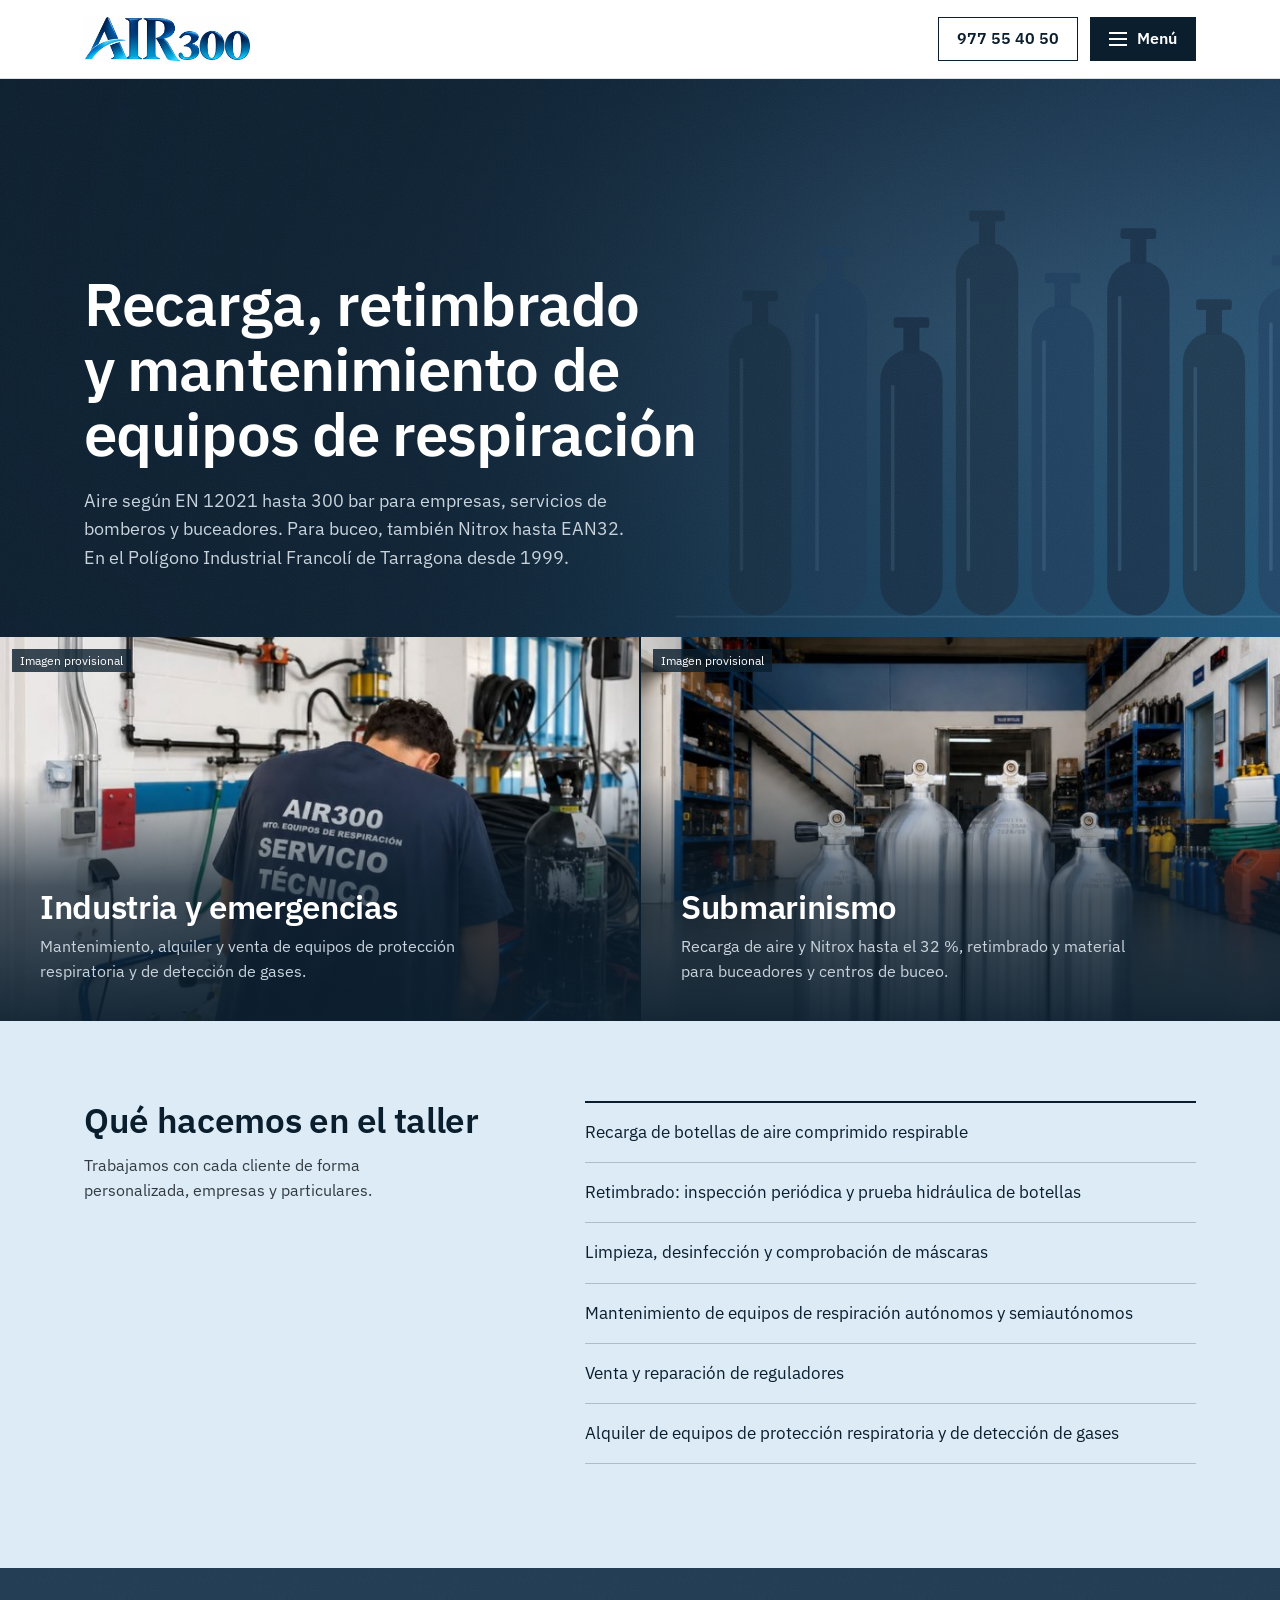
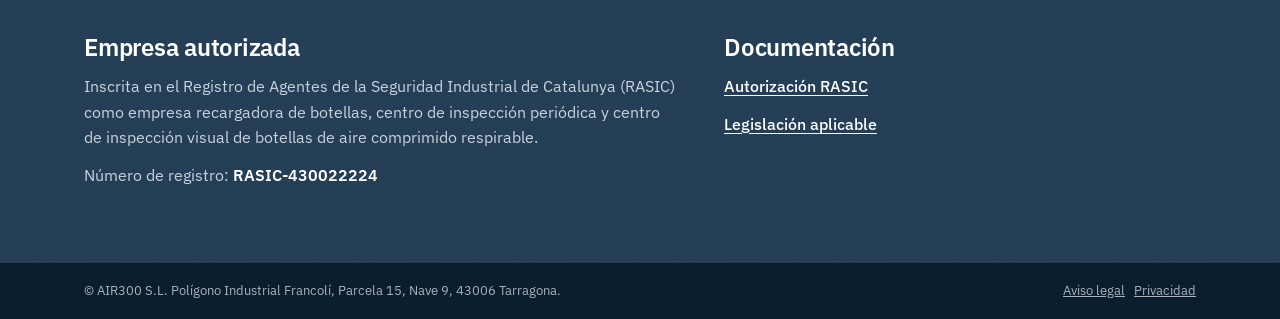
<file: index.html>
<!doctype html>
<html lang="es">
<head>
<meta charset="utf-8">
<meta name="viewport" content="width=device-width, initial-scale=1">
<meta name="robots" content="noindex, nofollow">
<title>AIR300 | Mantenimiento y recarga de equipos de respiración en Tarragona</title>
<meta name="description" content="Recarga y retimbrado de botellas de aire comprimido respirable, limpieza de máscaras y mantenimiento de equipos de respiración autónoma en Tarragona desde 1999.">
<link rel="icon" href="img/favicon.png" type="image/png">
<link rel="apple-touch-icon" href="img/apple-touch-icon.png">
<meta name="theme-color" content="#0B1E2E">
<meta property="og:type" content="website">
<meta property="og:locale" content="es_ES">
<meta property="og:site_name" content="AIR300">
<meta property="og:title" content="AIR300 | Mantenimiento y recarga de equipos de respiración en Tarragona">
<meta property="og:description" content="Recarga y retimbrado de botellas de aire comprimido respirable, limpieza de máscaras y mantenimiento de equipos de respiración autónoma en Tarragona desde 1999.">
<meta property="og:image" content="https://ahoes.github.io/air300-preview/img/compartir.jpg">
<link rel="stylesheet" href="css/estilos.css?v=2026-10-17">
<!-- Datos de la empresa para Google (dirección, teléfono, horario) -->
<script type="application/ld+json">
{
  "@context": "https://schema.org",
  "@type": "LocalBusiness",
  "name": "AIR300 S.L.",
  "description": "Recarga y retimbrado de botellas de aire comprimido respirable y Nitrox, mantenimiento de equipos de respiración autónoma.",
  "url": "https://www.air300.es/",
  "logo": "https://www.air300.es/img/logo-nuevo.jpg",
  "telephone": "+34977554050",
  "email": "air300@air300.es",
  "foundingDate": "1998",
  "address": {
    "@type": "PostalAddress",
    "streetAddress": "Polígono Industrial Francolí, Parcela 15, Nave 9",
    "addressLocality": "Tarragona",
    "postalCode": "43006",
    "addressRegion": "Tarragona",
    "addressCountry": "ES"
  },
  "geo": { "@type": "GeoCoordinates", "latitude": 41.111618, "longitude": 1.2182391 },
  "openingHoursSpecification": [
    { "@type": "OpeningHoursSpecification", "dayOfWeek": ["Monday", "Tuesday", "Wednesday", "Thursday"], "opens": "08:00", "closes": "13:00" },
    { "@type": "OpeningHoursSpecification", "dayOfWeek": ["Monday", "Tuesday", "Wednesday", "Thursday"], "opens": "14:00", "closes": "17:30" },
    { "@type": "OpeningHoursSpecification", "dayOfWeek": "Friday", "opens": "08:00", "closes": "15:00" }
  ]
}
</script>
</head>
<body>

<a class="saltar" href="#contenido">Saltar al contenido</a>

<header class="cabecera">
  <div class="contenedor">
    <a class="logo" href="index.html"><img src="img/logo-nuevo.jpg" alt="AIR300, inicio"></a>
    <!-- En móvil el menú se abre con el botón "Menú" (atributo popover: sin JavaScript) -->
    <nav class="menu" id="menu" aria-label="Principal" popover>
      <a href="index.html" aria-current="page">Inicio</a>
      <a href="industria.html">Industria</a>
      <a href="submarinismo.html">Submarinismo</a>
      <a href="legislacion.html">Legislación</a>
      <a href="acreditaciones.html">Acreditaciones</a>
      <a href="contacto.html">Contacto</a>
    </nav>
    <a class="cabecera-tel" href="tel:+34977554050"><span class="oculto">Teléfono: </span><span class="tel-largo">977 55 40 50</span><span class="tel-corto" aria-hidden="true">Llamar</span></a>
    <button class="menu-boton" type="button" popovertarget="menu" aria-controls="menu"><span class="menu-icono" aria-hidden="true"></span>Menú</button>
  </div>
</header>

<main id="contenido">
  <section class="hero">
    <div class="hero-imagen">
      <img src="img/portada-botellas.svg" alt="">
    </div>
    <div class="hero-capa">
      <div class="contenedor hero-texto">
        <h1>Recarga, retimbrado y mantenimiento de equipos de respiración</h1>
        <p>Aire según EN 12021 hasta 300 bar para empresas, servicios de bomberos y buceadores. Para buceo, también Nitrox hasta EAN32. En el Polígono Industrial Francolí de Tarragona desde 1999.</p>
      </div>
    </div>
  </section>

  <section class="franja-sectores" aria-label="Sectores">
    <div class="franja-sector">
      <div class="franja-sector-foto provisional"><img src="img/taller-tecnico.jpg" alt="Técnico de AIR300 revisando equipos en el taller"></div>
      <div class="franja-sector-texto">
        <h2><a href="industria.html">Industria y emergencias</a></h2>
        <p>Mantenimiento, alquiler y venta de equipos de protección respiratoria y de detección de gases.</p>
      </div>
    </div>
    <div class="franja-sector">
      <div class="franja-sector-foto provisional"><img src="img/taller-botellas.jpg" alt="Botellas de buceo en el taller"></div>
      <div class="franja-sector-texto">
        <h2><a href="submarinismo.html">Submarinismo</a></h2>
        <p>Recarga de aire y Nitrox hasta el 32 %, retimbrado y material para buceadores y centros de buceo.</p>
      </div>
    </div>
  </section>

  <section class="contenedor inicio-servicios">
    <div class="inicio-servicios-titulo">
      <h2>Qué hacemos en el taller</h2>
      <p>Trabajamos con cada cliente de forma personalizada, empresas y particulares.</p>
    </div>
    <ul>
      <li>Recarga de botellas de aire comprimido respirable</li>
      <li>Retimbrado: inspección periódica y prueba hidráulica de botellas</li>
      <li>Limpieza, desinfección y comprobación de máscaras</li>
      <li>Mantenimiento de equipos de respiración autónomos y semiautónomos</li>
      <li>Venta y reparación de reguladores</li>
      <li>Alquiler de equipos de protección respiratoria y de detección de gases</li>
    </ul>
  </section>

  <section class="calidad">
    <div class="contenedor">
      <div class="columna">
        <h2>Empresa autorizada</h2>
        <p>Inscrita en el Registro de Agentes de la Seguridad Industrial de Catalunya (RASIC) como empresa recargadora de botellas, centro de inspección periódica y centro de inspección visual de botellas de aire comprimido respirable.</p>
        <p>Número de registro: <strong>RASIC-430022224</strong></p>
      </div>
      <div class="columna">
        <h2>Documentación</h2>
        <a href="acreditaciones.html">Autorización RASIC</a>
        <a href="legislacion.html">Legislación aplicable</a>
      </div>
    </div>
  </section>
</main>

<footer>
<div class="pie">
  <div class="contenedor">
    <span>© AIR300 S.L. Polígono Industrial Francolí, Parcela 15, Nave 9, 43006 Tarragona.</span>
    <span><a href="aviso-legal.html">Aviso legal</a> &nbsp; <a href="privacidad.html">Privacidad</a></span>
  </div>
</div>
</footer>

</body>
</html>
</file>
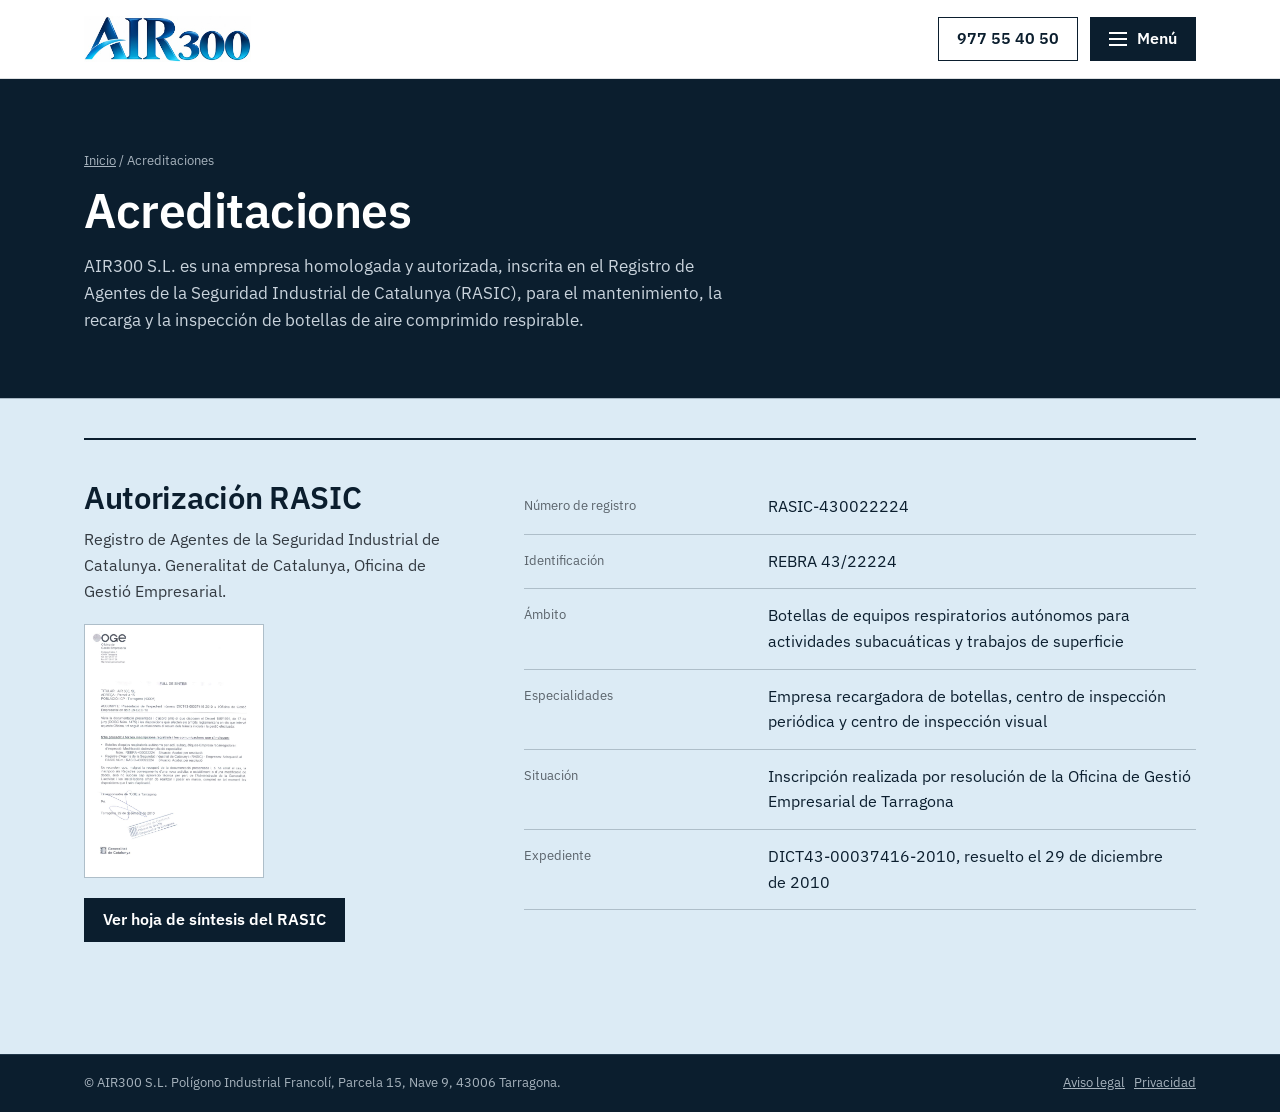
<file: acreditaciones.html>
<!doctype html>
<html lang="es">
<head>
<meta charset="utf-8">
<meta name="viewport" content="width=device-width, initial-scale=1">
<meta name="robots" content="noindex, nofollow">
<title>Acreditaciones | AIR300</title>
<meta name="description" content="Autorización RASIC de AIR300 S.L. para la recarga e inspección de botellas de aire comprimido respirable, Tarragona.">
<link rel="icon" href="img/favicon.png" type="image/png">
<link rel="apple-touch-icon" href="img/apple-touch-icon.png">
<meta name="theme-color" content="#0B1E2E">
<meta property="og:type" content="website">
<meta property="og:locale" content="es_ES">
<meta property="og:site_name" content="AIR300">
<meta property="og:title" content="Acreditaciones | AIR300">
<meta property="og:description" content="Autorización RASIC de AIR300 S.L. para la recarga e inspección de botellas de aire comprimido respirable, Tarragona.">
<meta property="og:image" content="https://ahoes.github.io/air300-preview/img/compartir.jpg">
<link rel="stylesheet" href="css/estilos.css?v=2026-10-17">
</head>
<body>

<a class="saltar" href="#contenido">Saltar al contenido</a>

<header class="cabecera">
  <div class="contenedor">
    <a class="logo" href="index.html"><img src="img/logo-nuevo.jpg" alt="AIR300, inicio"></a>
    <!-- En móvil el menú se abre con el botón "Menú" (atributo popover: sin JavaScript) -->
    <nav class="menu" id="menu" aria-label="Principal" popover>
      <a href="index.html">Inicio</a>
      <a href="industria.html">Industria</a>
      <a href="submarinismo.html">Submarinismo</a>
      <a href="legislacion.html">Legislación</a>
      <a href="acreditaciones.html" aria-current="page">Acreditaciones</a>
      <a href="contacto.html">Contacto</a>
    </nav>
    <a class="cabecera-tel" href="tel:+34977554050"><span class="oculto">Teléfono: </span><span class="tel-largo">977 55 40 50</span><span class="tel-corto" aria-hidden="true">Llamar</span></a>
    <button class="menu-boton" type="button" popovertarget="menu" aria-controls="menu"><span class="menu-icono" aria-hidden="true"></span>Menú</button>
  </div>
</header>

<main id="contenido">
  <section class="contenedor intro">
    <nav class="migas" aria-label="Migas de pan"><a href="index.html">Inicio</a> / <span aria-current="page">Acreditaciones</span></nav>
    <h1>Acreditaciones</h1>
    <p>AIR300 S.L. es una empresa homologada y autorizada, inscrita en el Registro de Agentes de la Seguridad Industrial de Catalunya (RASIC), para el mantenimiento, la recarga y la inspección de botellas de aire comprimido respirable.</p>
  </section>

  <section class="contenedor documentos">

    <article class="documento">
      <div class="documento-resumen">
        <h2>Autorización RASIC</h2>
        <p>Registro de Agentes de la Seguridad Industrial de Catalunya. Generalitat de Catalunya, Oficina de Gestió Empresarial.</p>
        <a class="documento-miniatura" href="docs/rasic-hoja-sintesis.jpg"><img src="docs/rasic-hoja-sintesis.jpg" alt="Hoja de síntesis de la inscripción en el RASIC, Oficina de Gestió Empresarial de Tarragona, 29 de diciembre de 2010"></a>
        <a class="boton" href="docs/rasic-hoja-sintesis.jpg">Ver hoja de síntesis del RASIC</a>
      </div>
      <dl class="documento-datos">
        <div><dt>Número de registro</dt><dd>RASIC-430022224</dd></div>
        <div><dt>Identificación</dt><dd>REBRA 43/22224</dd></div>
        <div><dt>Ámbito</dt><dd>Botellas de equipos respiratorios autónomos para actividades subacuáticas y trabajos de superficie</dd></div>
        <div><dt>Especialidades</dt><dd>Empresa recargadora de botellas, centro de inspección periódica y centro de inspección visual</dd></div>
        <div><dt>Situación</dt><dd>Inscripción realizada por resolución de la Oficina de Gestió Empresarial de Tarragona</dd></div>
        <div><dt>Expediente</dt><dd>DICT43-00037416-2010, resuelto el 29 de diciembre de 2010</dd></div>
      </dl>
    </article>

  </section>
</main>

<footer>
<div class="pie">
  <div class="contenedor">
    <span>© AIR300 S.L. Polígono Industrial Francolí, Parcela 15, Nave 9, 43006 Tarragona.</span>
    <span><a href="aviso-legal.html">Aviso legal</a> &nbsp; <a href="privacidad.html">Privacidad</a></span>
  </div>
</div>
</footer>

</body>
</html>
</file>
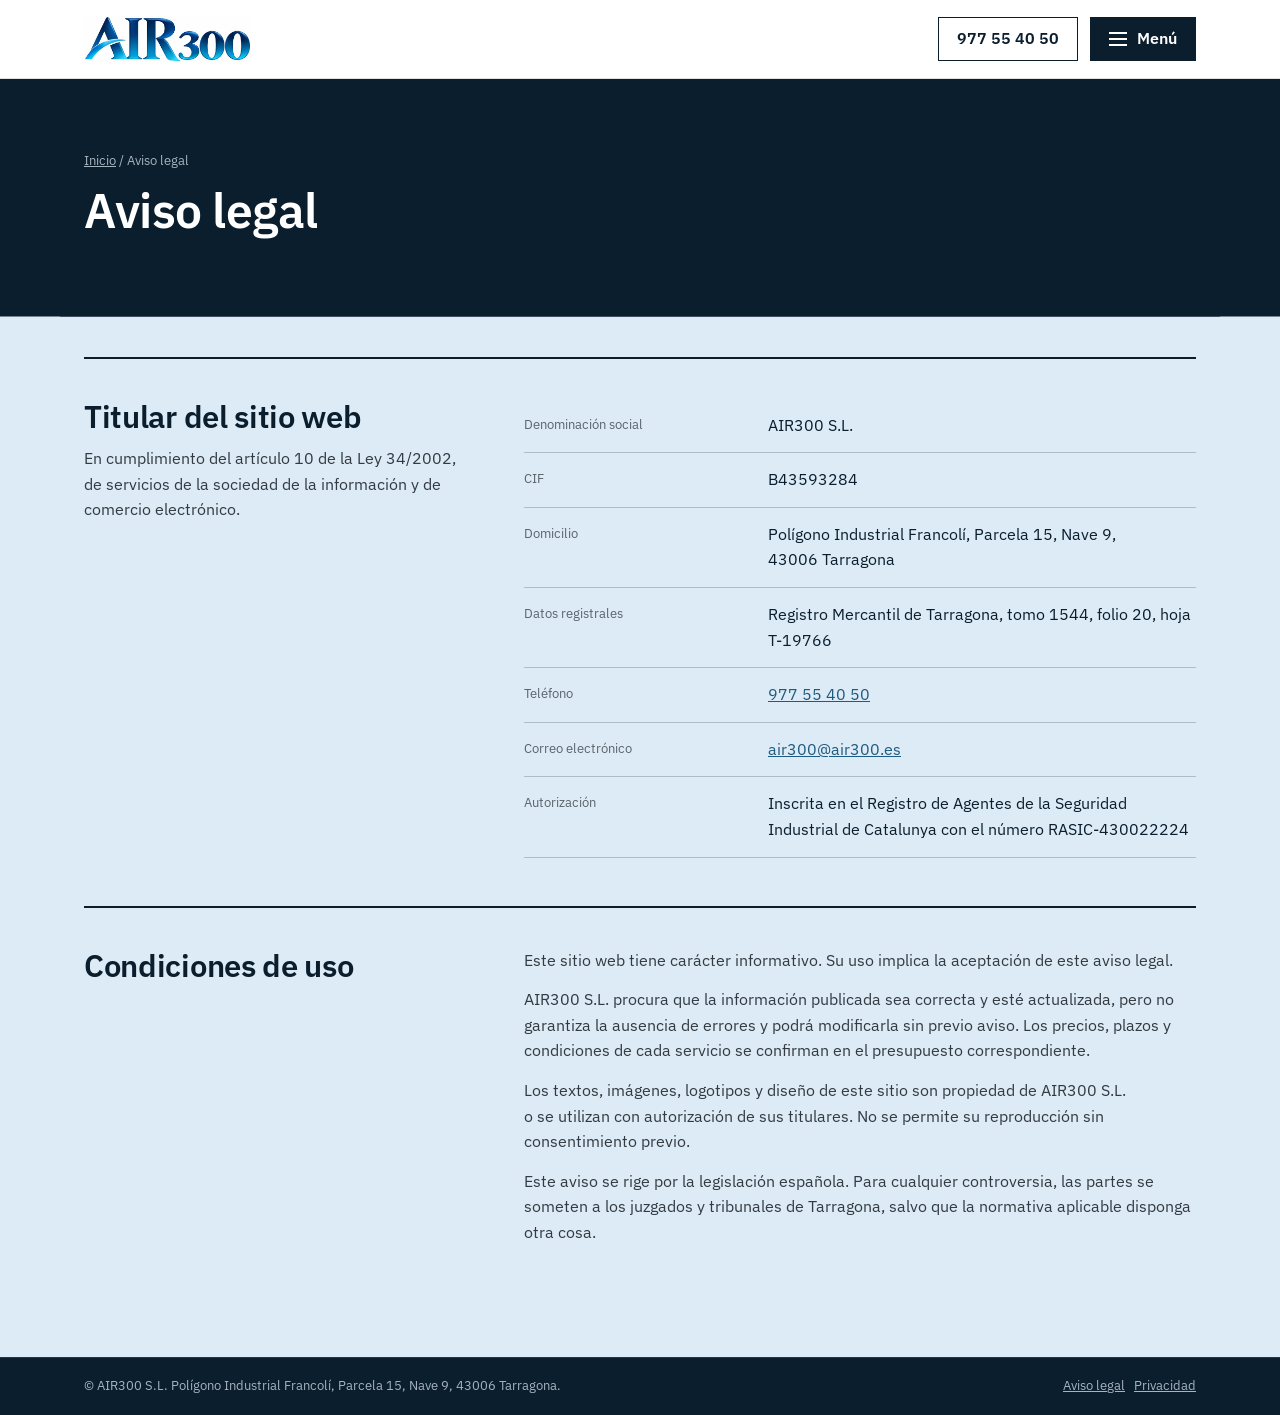
<file: aviso-legal.html>
<!doctype html>
<html lang="es">
<head>
<meta charset="utf-8">
<meta name="viewport" content="width=device-width, initial-scale=1">
<meta name="robots" content="noindex, nofollow">
<title>Aviso legal | AIR300</title>
<meta name="description" content="Aviso legal del sitio web de AIR300 S.L.">
<link rel="icon" href="img/favicon.png" type="image/png">
<link rel="apple-touch-icon" href="img/apple-touch-icon.png">
<meta name="theme-color" content="#0B1E2E">
<meta property="og:type" content="website">
<meta property="og:locale" content="es_ES">
<meta property="og:site_name" content="AIR300">
<meta property="og:title" content="Aviso legal | AIR300">
<meta property="og:description" content="Aviso legal del sitio web de AIR300 S.L.">
<meta property="og:image" content="https://ahoes.github.io/air300-preview/img/compartir.jpg">
<link rel="stylesheet" href="css/estilos.css?v=2026-10-17">
</head>
<body>

<a class="saltar" href="#contenido">Saltar al contenido</a>

<header class="cabecera">
  <div class="contenedor">
    <a class="logo" href="index.html"><img src="img/logo-nuevo.jpg" alt="AIR300, inicio"></a>
    <!-- En móvil el menú se abre con el botón "Menú" (atributo popover: sin JavaScript) -->
    <nav class="menu" id="menu" aria-label="Principal" popover>
      <a href="index.html">Inicio</a>
      <a href="industria.html">Industria</a>
      <a href="submarinismo.html">Submarinismo</a>
      <a href="legislacion.html">Legislación</a>
      <a href="acreditaciones.html">Acreditaciones</a>
      <a href="contacto.html">Contacto</a>
    </nav>
    <a class="cabecera-tel" href="tel:+34977554050"><span class="oculto">Teléfono: </span><span class="tel-largo">977 55 40 50</span><span class="tel-corto" aria-hidden="true">Llamar</span></a>
    <button class="menu-boton" type="button" popovertarget="menu" aria-controls="menu"><span class="menu-icono" aria-hidden="true"></span>Menú</button>
  </div>
</header>

<main id="contenido">
  <section class="contenedor intro">
    <nav class="migas" aria-label="Migas de pan"><a href="index.html">Inicio</a> / <span aria-current="page">Aviso legal</span></nav>
    <h1>Aviso legal</h1>
  </section>

  <section class="contenedor documentos">
    <article class="documento">
      <div class="documento-resumen">
        <h2>Titular del sitio web</h2>
        <p>En cumplimiento del artículo 10 de la Ley 34/2002, de servicios de la sociedad de la información y de comercio electrónico.</p>
      </div>
      <dl class="documento-datos">
        <div><dt>Denominación social</dt><dd>AIR300 S.L.</dd></div>
        <div><dt>CIF</dt><dd>B43593284</dd></div>
        <div><dt>Domicilio</dt><dd>Polígono Industrial Francolí, Parcela 15, Nave 9, 43006 Tarragona</dd></div>
        <div><dt>Datos registrales</dt><dd>Registro Mercantil de Tarragona, tomo 1544, folio 20, hoja T-19766</dd></div>
        <div><dt>Teléfono</dt><dd><a href="tel:+34977554050">977 55 40 50</a></dd></div>
        <div><dt>Correo electrónico</dt><dd><a href="mailto:air300@air300.es">air300@air300.es</a></dd></div>
        <div><dt>Autorización</dt><dd>Inscrita en el Registro de Agentes de la Seguridad Industrial de Catalunya con el número RASIC-430022224</dd></div>
      </dl>
    </article>

    <article class="documento">
      <div class="documento-resumen">
        <h2>Condiciones de uso</h2>
      </div>
      <div class="legal">
        <p>Este sitio web tiene carácter informativo. Su uso implica la aceptación de este aviso legal.</p>
        <p>AIR300 S.L. procura que la información publicada sea correcta y esté actualizada, pero no garantiza la ausencia de errores y podrá modificarla sin previo aviso. Los precios, plazos y condiciones de cada servicio se confirman en el presupuesto correspondiente.</p>
        <p>Los textos, imágenes, logotipos y diseño de este sitio son propiedad de AIR300 S.L. o se utilizan con autorización de sus titulares. No se permite su reproducción sin consentimiento previo.</p>
        <p>Este aviso se rige por la legislación española. Para cualquier controversia, las partes se someten a los juzgados y tribunales de Tarragona, salvo que la normativa aplicable disponga otra cosa.</p>
      </div>
    </article>
  </section>
</main>

<footer>
<div class="pie">
  <div class="contenedor">
    <span>© AIR300 S.L. Polígono Industrial Francolí, Parcela 15, Nave 9, 43006 Tarragona.</span>
    <span><a href="aviso-legal.html" aria-current="page">Aviso legal</a> &nbsp; <a href="privacidad.html">Privacidad</a></span>
  </div>
</div>
</footer>

</body>
</html>
</file>
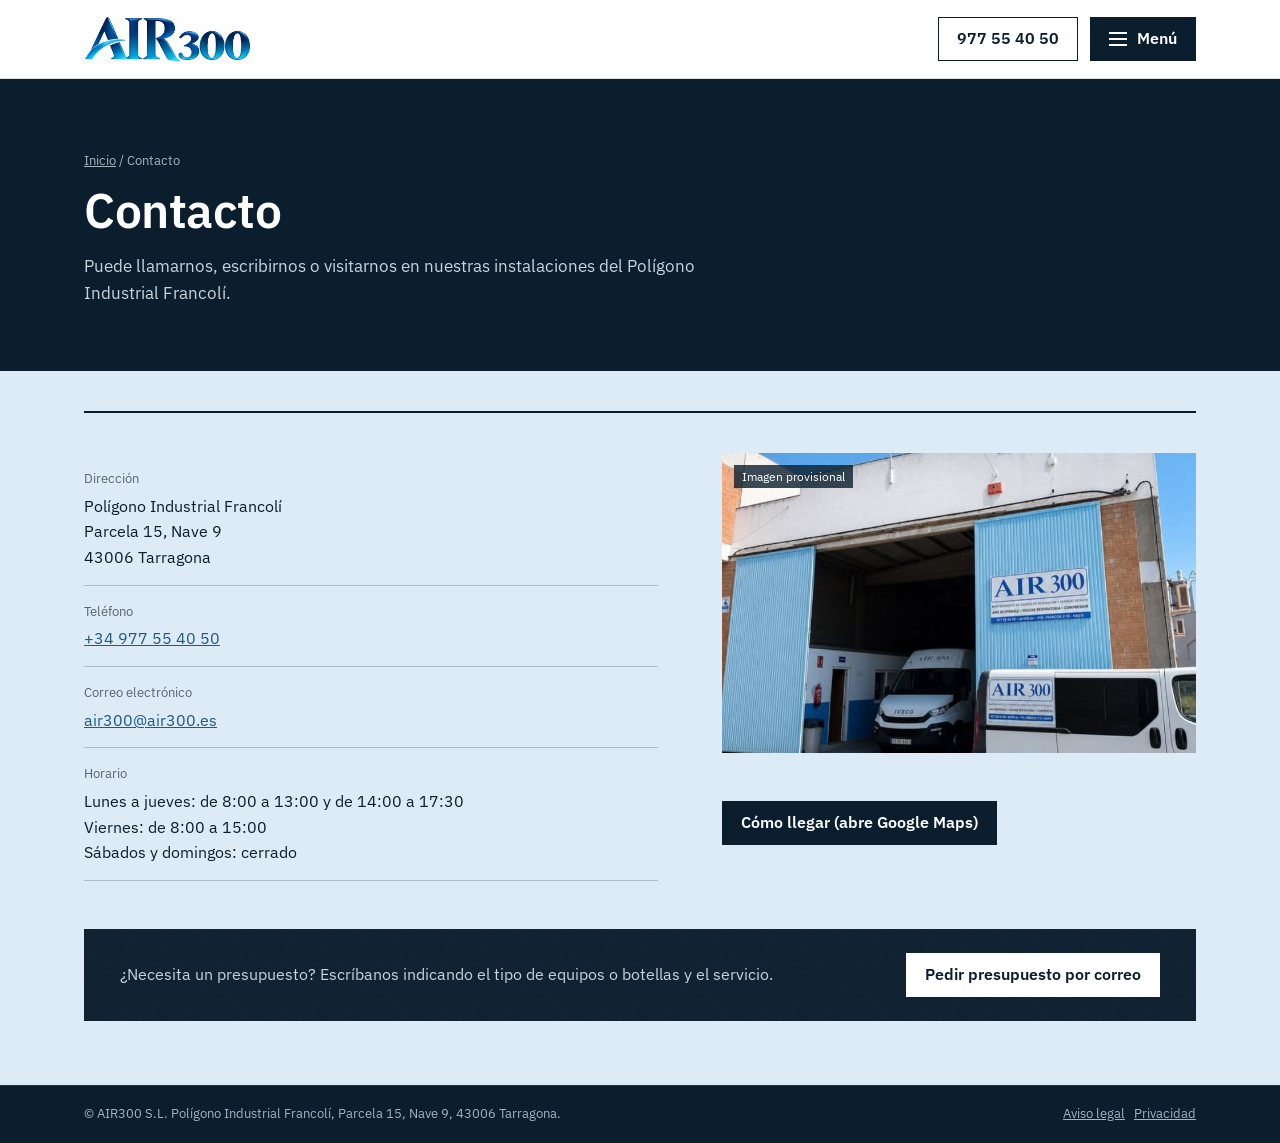
<file: contacto.html>
<!doctype html>
<html lang="es">
<head>
<meta charset="utf-8">
<meta name="viewport" content="width=device-width, initial-scale=1">
<meta name="robots" content="noindex, nofollow">
<title>Contacto | AIR300</title>
<meta name="description" content="Dirección, teléfono, correo y horario de AIR300 S.L. en el Polígono Industrial Francolí, Tarragona.">
<link rel="icon" href="img/favicon.png" type="image/png">
<link rel="apple-touch-icon" href="img/apple-touch-icon.png">
<meta name="theme-color" content="#0B1E2E">
<meta property="og:type" content="website">
<meta property="og:locale" content="es_ES">
<meta property="og:site_name" content="AIR300">
<meta property="og:title" content="Contacto | AIR300">
<meta property="og:description" content="Dirección, teléfono, correo y horario de AIR300 S.L. en el Polígono Industrial Francolí, Tarragona.">
<meta property="og:image" content="https://ahoes.github.io/air300-preview/img/compartir.jpg">
<link rel="stylesheet" href="css/estilos.css?v=2026-10-17">
</head>
<body>

<a class="saltar" href="#contenido">Saltar al contenido</a>

<header class="cabecera">
  <div class="contenedor">
    <a class="logo" href="index.html"><img src="img/logo-nuevo.jpg" alt="AIR300, inicio"></a>
    <!-- En móvil el menú se abre con el botón "Menú" (atributo popover: sin JavaScript) -->
    <nav class="menu" id="menu" aria-label="Principal" popover>
      <a href="index.html">Inicio</a>
      <a href="industria.html">Industria</a>
      <a href="submarinismo.html">Submarinismo</a>
      <a href="legislacion.html">Legislación</a>
      <a href="acreditaciones.html">Acreditaciones</a>
      <a href="contacto.html" aria-current="page">Contacto</a>
    </nav>
    <a class="cabecera-tel" href="tel:+34977554050"><span class="oculto">Teléfono: </span><span class="tel-largo">977 55 40 50</span><span class="tel-corto" aria-hidden="true">Llamar</span></a>
    <button class="menu-boton" type="button" popovertarget="menu" aria-controls="menu"><span class="menu-icono" aria-hidden="true"></span>Menú</button>
  </div>
</header>

<main id="contenido">
  <section class="contenedor intro">
    <nav class="migas" aria-label="Migas de pan"><a href="index.html">Inicio</a> / <span aria-current="page">Contacto</span></nav>
    <h1>Contacto</h1>
    <p>Puede llamarnos, escribirnos o visitarnos en nuestras instalaciones del Polígono Industrial Francolí.</p>
  </section>

  <section class="contenedor documentos">
    <div class="documento">
      <dl class="documento-datos">
        <div><dt>Dirección</dt><dd>Polígono Industrial Francolí<br>Parcela 15, Nave 9<br>43006 Tarragona</dd></div>
        <div><dt>Teléfono</dt><dd><a href="tel:+34977554050">+34 977 55 40 50</a></dd></div>
        <div><dt>Correo electrónico</dt><dd><a href="mailto:air300@air300.es">air300@air300.es</a></dd></div>
        <div><dt>Horario</dt><dd>Lunes a jueves: de 8:00 a 13:00 y de 14:00 a 17:30<br>Viernes: de 8:00 a 15:00<br>Sábados y domingos: cerrado</dd></div>
      </dl>
      <div class="contacto-foto">
        <div class="foto provisional"><img src="img/fachada.jpg" alt="Fachada de la nave de AIR300 en el Polígono Industrial Francolí, con las furgonetas de la empresa"></div>
        <a class="boton" href="https://maps.app.goo.gl/dySDD7xEyjR8n9C2A">Cómo llegar (abre Google Maps)</a>
      </div>
    </div>

    <div class="consulta">
      <p>¿Necesita un presupuesto? Escríbanos indicando el tipo de equipos o botellas y el servicio.</p>
      <a class="boton" href="mailto:air300@air300.es?subject=Solicitud%20de%20presupuesto&amp;body=Nombre%20o%20empresa%3A%0D%0ATel%C3%A9fono%3A%0D%0AEquipos%20o%20botellas%20(tipo%20y%20cantidad)%3A%0D%0AServicio%20que%20necesita%3A%0D%0A">Pedir presupuesto por correo</a>
    </div>
  </section>
</main>

<footer>
<div class="pie">
  <div class="contenedor">
    <span>© AIR300 S.L. Polígono Industrial Francolí, Parcela 15, Nave 9, 43006 Tarragona.</span>
    <span><a href="aviso-legal.html">Aviso legal</a> &nbsp; <a href="privacidad.html">Privacidad</a></span>
  </div>
</div>
</footer>

</body>
</html>
</file>
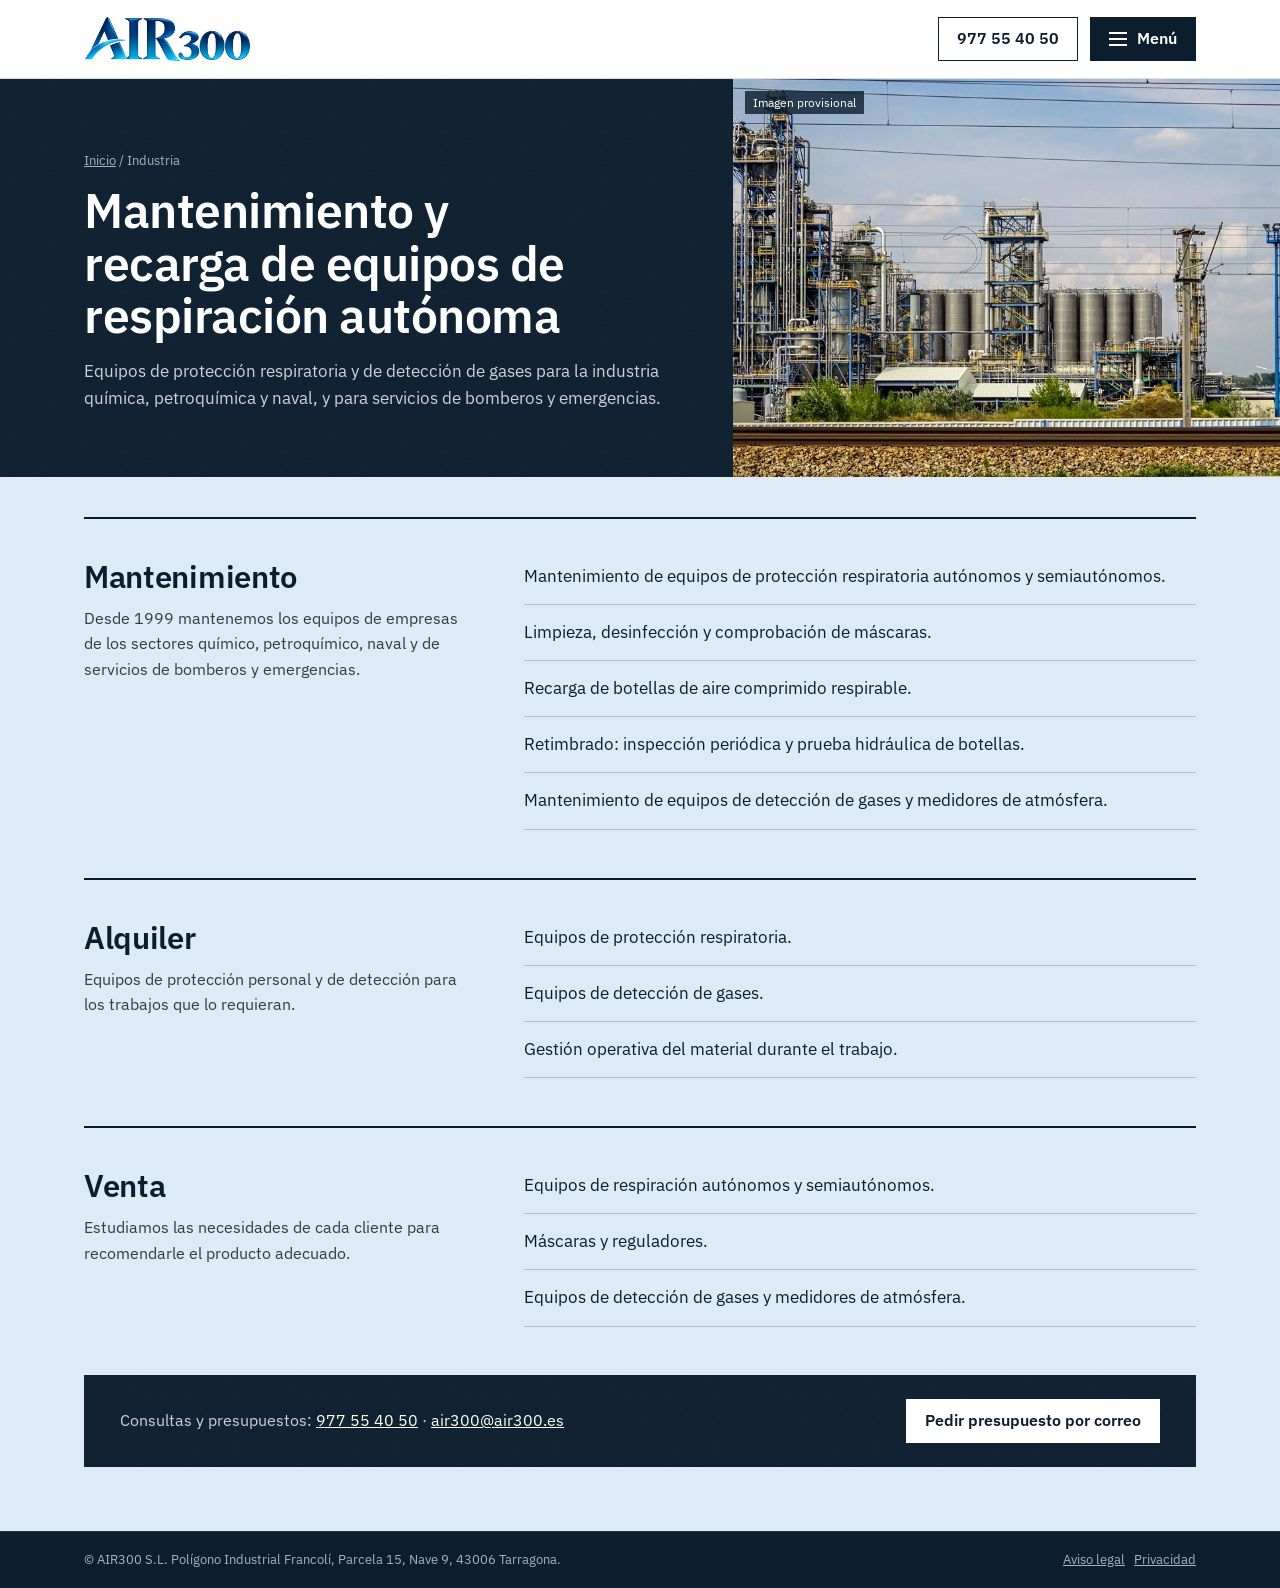
<file: industria.html>
<!doctype html>
<html lang="es">
<head>
<meta charset="utf-8">
<meta name="viewport" content="width=device-width, initial-scale=1">
<meta name="robots" content="noindex, nofollow">
<title>Mantenimiento y recarga de equipos de respiración autónoma en Tarragona | AIR300</title>
<meta name="description" content="Mantenimiento, alquiler y venta de equipos de protección respiratoria y de detección de gases para la industria y servicios de bomberos en Tarragona.">
<link rel="icon" href="img/favicon.png" type="image/png">
<link rel="apple-touch-icon" href="img/apple-touch-icon.png">
<meta name="theme-color" content="#0B1E2E">
<meta property="og:type" content="website">
<meta property="og:locale" content="es_ES">
<meta property="og:site_name" content="AIR300">
<meta property="og:title" content="Mantenimiento y recarga de equipos de respiración autónoma en Tarragona | AIR300">
<meta property="og:description" content="Mantenimiento, alquiler y venta de equipos de protección respiratoria y de detección de gases para la industria y servicios de bomberos en Tarragona.">
<meta property="og:image" content="https://ahoes.github.io/air300-preview/img/compartir.jpg">
<link rel="stylesheet" href="css/estilos.css?v=2026-10-17">
</head>
<body>

<a class="saltar" href="#contenido">Saltar al contenido</a>

<header class="cabecera">
  <div class="contenedor">
    <a class="logo" href="index.html"><img src="img/logo-nuevo.jpg" alt="AIR300, inicio"></a>
    <!-- En móvil el menú se abre con el botón "Menú" (atributo popover: sin JavaScript) -->
    <nav class="menu" id="menu" aria-label="Principal" popover>
      <a href="index.html">Inicio</a>
      <a href="industria.html" aria-current="page">Industria</a>
      <a href="submarinismo.html">Submarinismo</a>
      <a href="legislacion.html">Legislación</a>
      <a href="acreditaciones.html">Acreditaciones</a>
      <a href="contacto.html">Contacto</a>
    </nav>
    <a class="cabecera-tel" href="tel:+34977554050"><span class="oculto">Teléfono: </span><span class="tel-largo">977 55 40 50</span><span class="tel-corto" aria-hidden="true">Llamar</span></a>
    <button class="menu-boton" type="button" popovertarget="menu" aria-controls="menu"><span class="menu-icono" aria-hidden="true"></span>Menú</button>
  </div>
</header>

<main id="contenido">
  <section class="pagina-hero">
    <div class="pagina-hero-texto">
      <nav class="migas" aria-label="Migas de pan"><a href="index.html">Inicio</a> / <span aria-current="page">Industria</span></nav>
      <h1>Mantenimiento y recarga de equipos de respiración autónoma</h1>
      <p>Equipos de protección respiratoria y de detección de gases para la industria química, petroquímica y naval, y para servicios de bomberos y emergencias.</p>
    </div>
    <!-- Las dos fotos se alternan con un fundido (ver "alterna" en estilos.css) -->
    <div class="pagina-hero-foto alterna provisional">
      <img src="img/industria-planta.jpg" alt="Planta química y petroquímica">
      <img src="img/bomberos.jpg" alt="Bombero con equipo de respiración autónoma">
    </div>
  </section>

  <section class="contenedor documentos">

    <article class="documento">
      <div class="documento-resumen">
        <h2>Mantenimiento</h2>
        <p>Desde 1999 mantenemos los equipos de empresas de los sectores químico, petroquímico, naval y de servicios de bomberos y emergencias.</p>
      </div>
      <ul class="lista">
        <li>Mantenimiento de equipos de protección respiratoria autónomos y semiautónomos.</li>
        <li>Limpieza, desinfección y comprobación de máscaras.</li>
        <li>Recarga de botellas de aire comprimido respirable.</li>
        <li>Retimbrado: inspección periódica y prueba hidráulica de botellas.</li>
        <li>Mantenimiento de equipos de detección de gases y medidores de atmósfera.</li>
      </ul>
    </article>

    <article class="documento">
      <div class="documento-resumen">
        <h2>Alquiler</h2>
        <p>Equipos de protección personal y de detección para los trabajos que lo requieran.</p>
      </div>
      <ul class="lista">
        <li>Equipos de protección respiratoria.</li>
        <li>Equipos de detección de gases.</li>
        <li>Gestión operativa del material durante el trabajo.</li>
      </ul>
    </article>

    <article class="documento">
      <div class="documento-resumen">
        <h2>Venta</h2>
        <p>Estudiamos las necesidades de cada cliente para recomendarle el producto adecuado.</p>
      </div>
      <ul class="lista">
        <li>Equipos de respiración autónomos y semiautónomos.</li>
        <li>Máscaras y reguladores.</li>
        <li>Equipos de detección de gases y medidores de atmósfera.</li>
      </ul>
    </article>

    <div class="consulta">
      <p>Consultas y presupuestos: <a href="tel:+34977554050">977 55 40 50</a> · <a href="mailto:air300@air300.es">air300@air300.es</a></p>
      <a class="boton" href="mailto:air300@air300.es?subject=Solicitud%20de%20presupuesto%20(industria)&amp;body=Empresa%3A%0D%0APersona%20de%20contacto%3A%0D%0ATel%C3%A9fono%3A%0D%0AEquipos%20o%20botellas%20(tipo%20y%20cantidad)%3A%0D%0AServicio%20que%20necesita%3A%0D%0A">Pedir presupuesto por correo</a>
    </div>

  </section>

</main>

<footer>
<div class="pie">
  <div class="contenedor">
    <span>© AIR300 S.L. Polígono Industrial Francolí, Parcela 15, Nave 9, 43006 Tarragona.</span>
    <span><a href="aviso-legal.html">Aviso legal</a> &nbsp; <a href="privacidad.html">Privacidad</a></span>
  </div>
</div>
</footer>

</body>
</html>
</file>
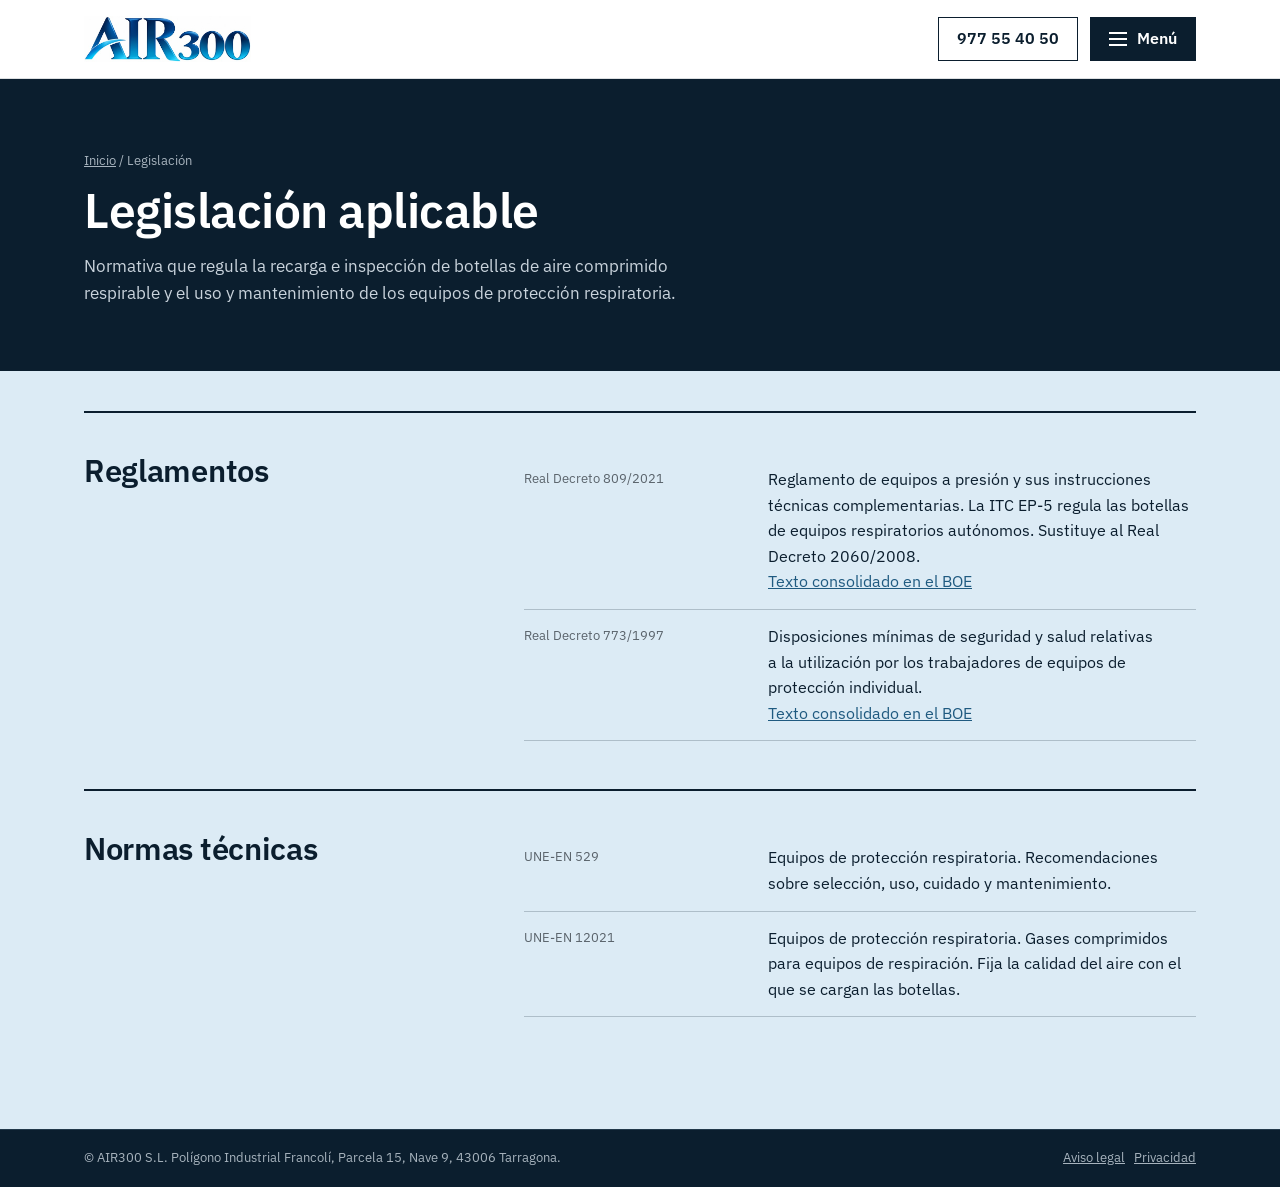
<file: legislacion.html>
<!doctype html>
<html lang="es">
<head>
<meta charset="utf-8">
<meta name="viewport" content="width=device-width, initial-scale=1">
<meta name="robots" content="noindex, nofollow">
<title>Legislación | AIR300</title>
<meta name="description" content="Normativa aplicable a la recarga e inspección de botellas de aire comprimido respirable y a los equipos de protección respiratoria.">
<link rel="icon" href="img/favicon.png" type="image/png">
<link rel="apple-touch-icon" href="img/apple-touch-icon.png">
<meta name="theme-color" content="#0B1E2E">
<meta property="og:type" content="website">
<meta property="og:locale" content="es_ES">
<meta property="og:site_name" content="AIR300">
<meta property="og:title" content="Legislación | AIR300">
<meta property="og:description" content="Normativa aplicable a la recarga e inspección de botellas de aire comprimido respirable y a los equipos de protección respiratoria.">
<meta property="og:image" content="https://ahoes.github.io/air300-preview/img/compartir.jpg">
<link rel="stylesheet" href="css/estilos.css?v=2026-10-17">
</head>
<body>

<a class="saltar" href="#contenido">Saltar al contenido</a>

<header class="cabecera">
  <div class="contenedor">
    <a class="logo" href="index.html"><img src="img/logo-nuevo.jpg" alt="AIR300, inicio"></a>
    <!-- En móvil el menú se abre con el botón "Menú" (atributo popover: sin JavaScript) -->
    <nav class="menu" id="menu" aria-label="Principal" popover>
      <a href="index.html">Inicio</a>
      <a href="industria.html">Industria</a>
      <a href="submarinismo.html">Submarinismo</a>
      <a href="legislacion.html" aria-current="page">Legislación</a>
      <a href="acreditaciones.html">Acreditaciones</a>
      <a href="contacto.html">Contacto</a>
    </nav>
    <a class="cabecera-tel" href="tel:+34977554050"><span class="oculto">Teléfono: </span><span class="tel-largo">977 55 40 50</span><span class="tel-corto" aria-hidden="true">Llamar</span></a>
    <button class="menu-boton" type="button" popovertarget="menu" aria-controls="menu"><span class="menu-icono" aria-hidden="true"></span>Menú</button>
  </div>
</header>

<main id="contenido">
  <section class="contenedor intro">
    <nav class="migas" aria-label="Migas de pan"><a href="index.html">Inicio</a> / <span aria-current="page">Legislación</span></nav>
    <h1>Legislación aplicable</h1>
    <p>Normativa que regula la recarga e inspección de botellas de aire comprimido respirable y el uso y mantenimiento de los equipos de protección respiratoria.</p>
  </section>

  <section class="contenedor documentos">

    <article class="documento">
      <div class="documento-resumen">
        <h2>Reglamentos</h2>
      </div>
      <dl class="documento-datos">
        <div><dt>Real Decreto 809/2021</dt><dd>Reglamento de equipos a presión y sus instrucciones técnicas complementarias. La ITC EP-5 regula las botellas de equipos respiratorios autónomos. Sustituye al Real Decreto 2060/2008.<br><a href="https://www.boe.es/eli/es/rd/2021/09/21/809/con">Texto consolidado en el BOE</a></dd></div>
        <div><dt>Real Decreto 773/1997</dt><dd>Disposiciones mínimas de seguridad y salud relativas a la utilización por los trabajadores de equipos de protección individual.<br><a href="https://www.boe.es/eli/es/rd/1997/05/30/773/con">Texto consolidado en el BOE</a></dd></div>
      </dl>
    </article>

    <article class="documento">
      <div class="documento-resumen">
        <h2>Normas técnicas</h2>
      </div>
      <dl class="documento-datos">
        <div><dt>UNE-EN 529</dt><dd>Equipos de protección respiratoria. Recomendaciones sobre selección, uso, cuidado y mantenimiento.</dd></div>
        <div><dt>UNE-EN 12021</dt><dd>Equipos de protección respiratoria. Gases comprimidos para equipos de respiración. Fija la calidad del aire con el que se cargan las botellas.</dd></div>
      </dl>
    </article>

  </section>
</main>

<footer>
<div class="pie">
  <div class="contenedor">
    <span>© AIR300 S.L. Polígono Industrial Francolí, Parcela 15, Nave 9, 43006 Tarragona.</span>
    <span><a href="aviso-legal.html">Aviso legal</a> &nbsp; <a href="privacidad.html">Privacidad</a></span>
  </div>
</div>
</footer>

</body>
</html>
</file>
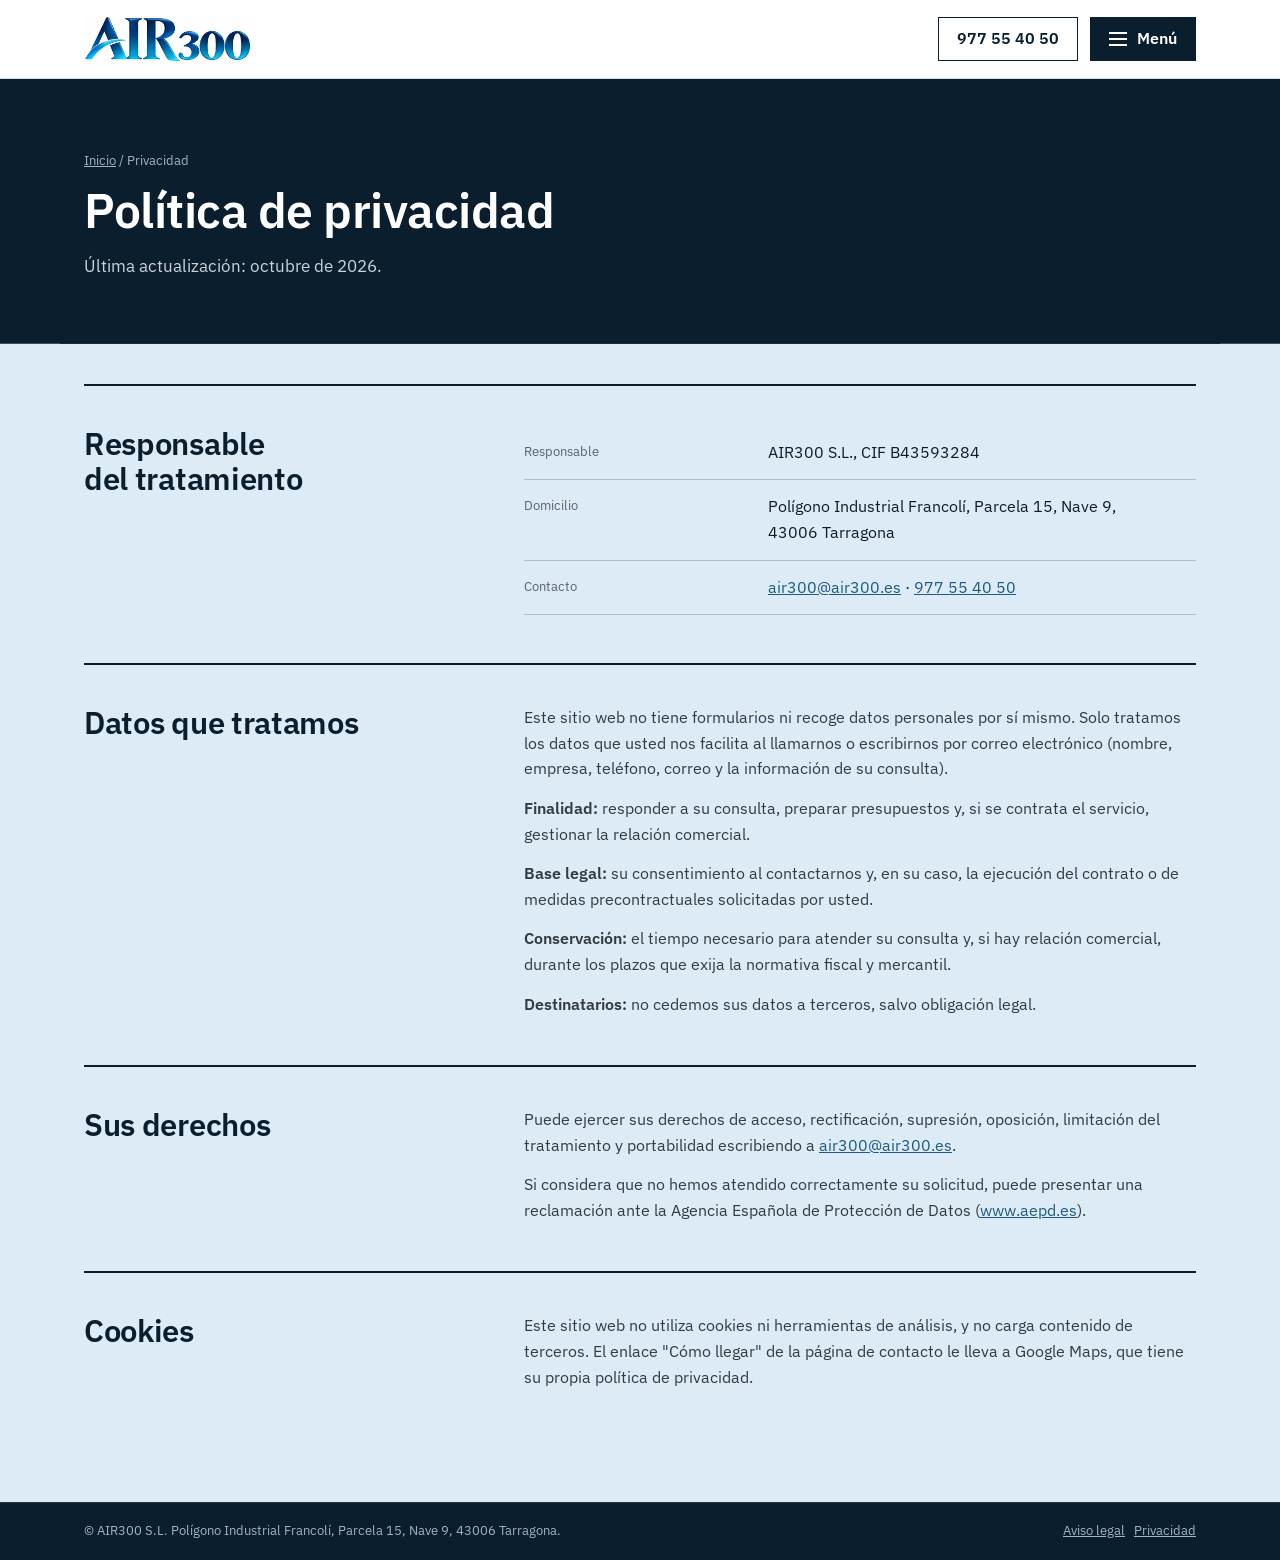
<file: privacidad.html>
<!doctype html>
<html lang="es">
<head>
<meta charset="utf-8">
<meta name="viewport" content="width=device-width, initial-scale=1">
<meta name="robots" content="noindex, nofollow">
<title>Política de privacidad | AIR300</title>
<meta name="description" content="Política de privacidad y cookies del sitio web de AIR300 S.L.">
<link rel="icon" href="img/favicon.png" type="image/png">
<link rel="apple-touch-icon" href="img/apple-touch-icon.png">
<meta name="theme-color" content="#0B1E2E">
<meta property="og:type" content="website">
<meta property="og:locale" content="es_ES">
<meta property="og:site_name" content="AIR300">
<meta property="og:title" content="Política de privacidad | AIR300">
<meta property="og:description" content="Política de privacidad y cookies del sitio web de AIR300 S.L.">
<meta property="og:image" content="https://ahoes.github.io/air300-preview/img/compartir.jpg">
<link rel="stylesheet" href="css/estilos.css?v=2026-10-17">
</head>
<body>

<a class="saltar" href="#contenido">Saltar al contenido</a>

<header class="cabecera">
  <div class="contenedor">
    <a class="logo" href="index.html"><img src="img/logo-nuevo.jpg" alt="AIR300, inicio"></a>
    <!-- En móvil el menú se abre con el botón "Menú" (atributo popover: sin JavaScript) -->
    <nav class="menu" id="menu" aria-label="Principal" popover>
      <a href="index.html">Inicio</a>
      <a href="industria.html">Industria</a>
      <a href="submarinismo.html">Submarinismo</a>
      <a href="legislacion.html">Legislación</a>
      <a href="acreditaciones.html">Acreditaciones</a>
      <a href="contacto.html">Contacto</a>
    </nav>
    <a class="cabecera-tel" href="tel:+34977554050"><span class="oculto">Teléfono: </span><span class="tel-largo">977 55 40 50</span><span class="tel-corto" aria-hidden="true">Llamar</span></a>
    <button class="menu-boton" type="button" popovertarget="menu" aria-controls="menu"><span class="menu-icono" aria-hidden="true"></span>Menú</button>
  </div>
</header>

<main id="contenido">
  <section class="contenedor intro">
    <nav class="migas" aria-label="Migas de pan"><a href="index.html">Inicio</a> / <span aria-current="page">Privacidad</span></nav>
    <h1>Política de privacidad</h1>
    <p>Última actualización: octubre de 2026.</p>
  </section>

  <section class="contenedor documentos">
    <article class="documento">
      <div class="documento-resumen">
        <h2>Responsable del tratamiento</h2>
      </div>
      <dl class="documento-datos">
        <div><dt>Responsable</dt><dd>AIR300 S.L., CIF B43593284</dd></div>
        <div><dt>Domicilio</dt><dd>Polígono Industrial Francolí, Parcela 15, Nave 9, 43006 Tarragona</dd></div>
        <div><dt>Contacto</dt><dd><a href="mailto:air300@air300.es">air300@air300.es</a> · <a href="tel:+34977554050">977 55 40 50</a></dd></div>
      </dl>
    </article>

    <article class="documento">
      <div class="documento-resumen">
        <h2>Datos que tratamos</h2>
      </div>
      <div class="legal">
        <p>Este sitio web no tiene formularios ni recoge datos personales por sí mismo. Solo tratamos los datos que usted nos facilita al llamarnos o escribirnos por correo electrónico (nombre, empresa, teléfono, correo y la información de su consulta).</p>
        <p><strong>Finalidad:</strong> responder a su consulta, preparar presupuestos y, si se contrata el servicio, gestionar la relación comercial.</p>
        <p><strong>Base legal:</strong> su consentimiento al contactarnos y, en su caso, la ejecución del contrato o de medidas precontractuales solicitadas por usted.</p>
        <p><strong>Conservación:</strong> el tiempo necesario para atender su consulta y, si hay relación comercial, durante los plazos que exija la normativa fiscal y mercantil.</p>
        <p><strong>Destinatarios:</strong> no cedemos sus datos a terceros, salvo obligación legal.</p>
      </div>
    </article>

    <article class="documento">
      <div class="documento-resumen">
        <h2>Sus derechos</h2>
      </div>
      <div class="legal">
        <p>Puede ejercer sus derechos de acceso, rectificación, supresión, oposición, limitación del tratamiento y portabilidad escribiendo a <a href="mailto:air300@air300.es">air300@air300.es</a>.</p>
        <p>Si considera que no hemos atendido correctamente su solicitud, puede presentar una reclamación ante la Agencia Española de Protección de Datos (<a href="https://www.aepd.es">www.aepd.es</a>).</p>
      </div>
    </article>

    <article class="documento">
      <div class="documento-resumen">
        <h2>Cookies</h2>
      </div>
      <div class="legal">
        <p>Este sitio web no utiliza cookies ni herramientas de análisis, y no carga contenido de terceros. El enlace "Cómo llegar" de la página de contacto le lleva a Google Maps, que tiene su propia política de privacidad.</p>
      </div>
    </article>
  </section>
</main>

<footer>
<div class="pie">
  <div class="contenedor">
    <span>© AIR300 S.L. Polígono Industrial Francolí, Parcela 15, Nave 9, 43006 Tarragona.</span>
    <span><a href="aviso-legal.html">Aviso legal</a> &nbsp; <a href="privacidad.html" aria-current="page">Privacidad</a></span>
  </div>
</div>
</footer>

</body>
</html>
</file>
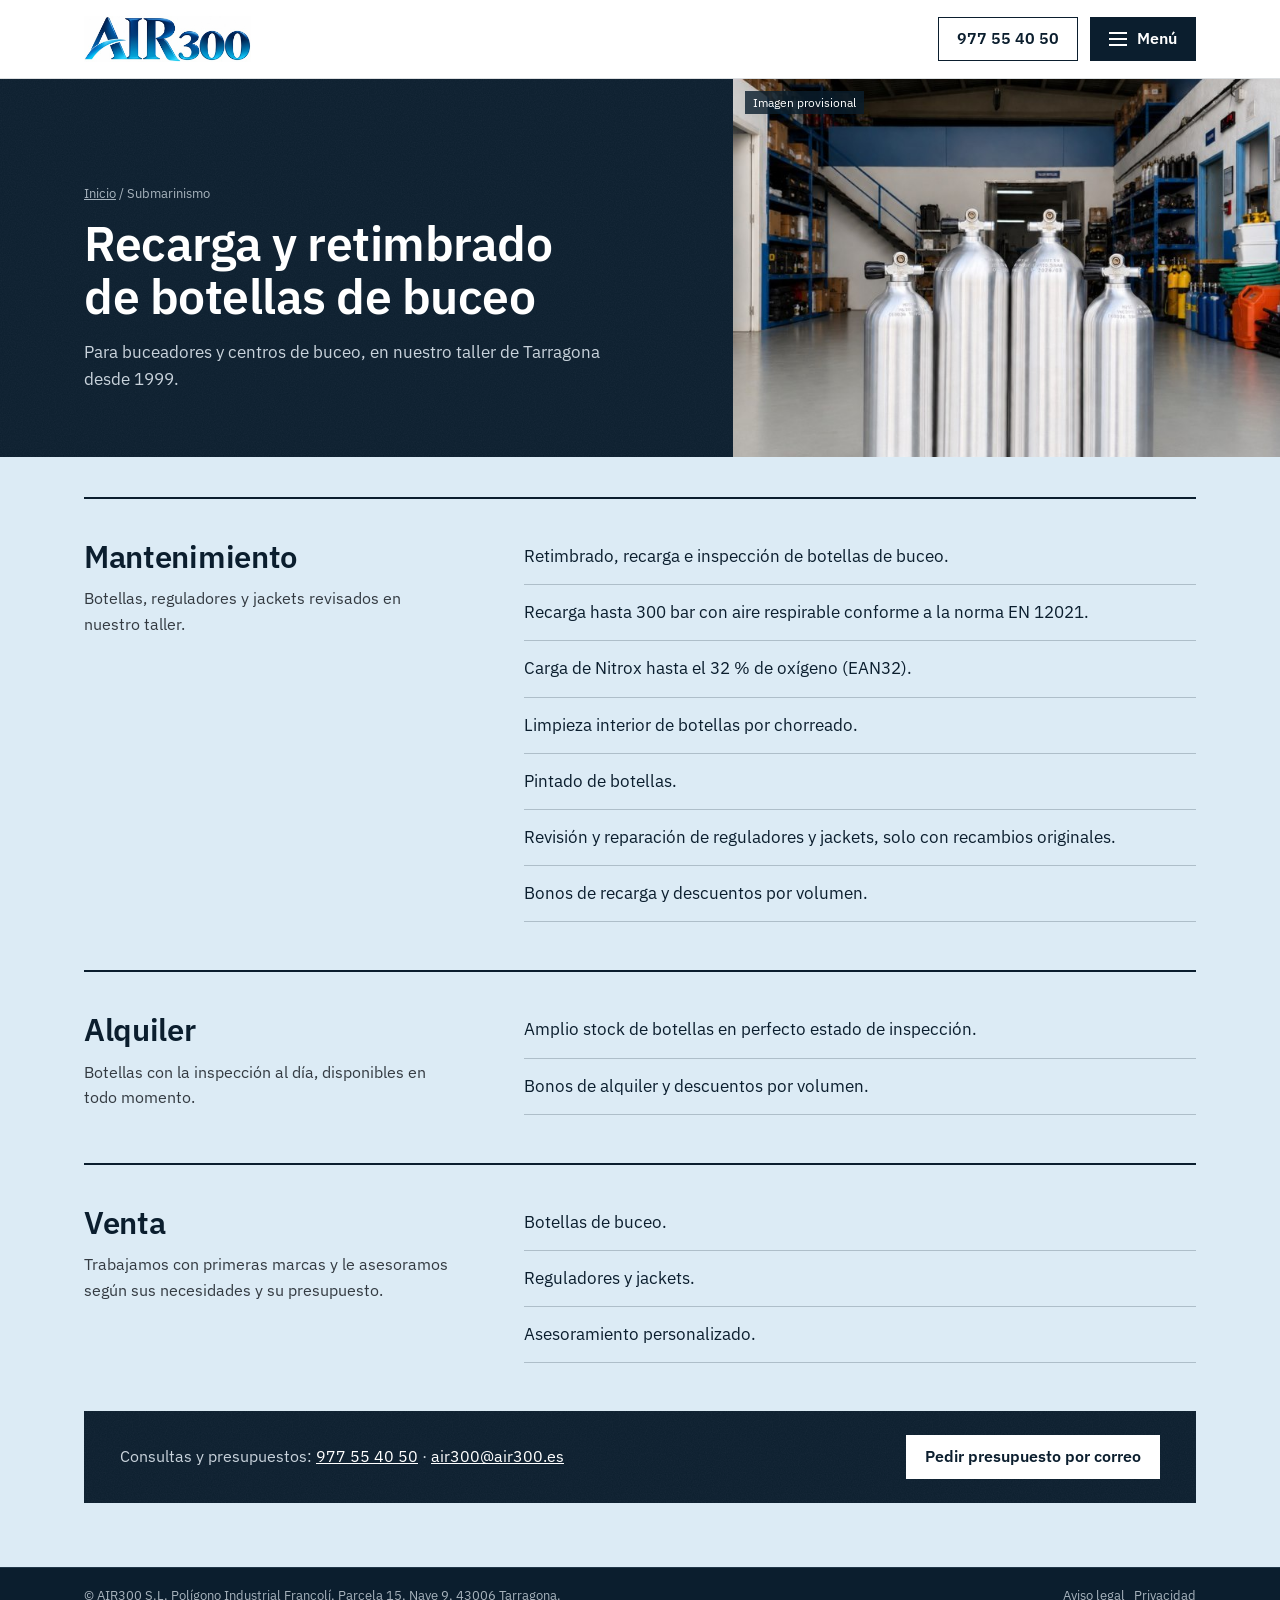
<file: submarinismo.html>
<!doctype html>
<html lang="es">
<head>
<meta charset="utf-8">
<meta name="viewport" content="width=device-width, initial-scale=1">
<meta name="robots" content="noindex, nofollow">
<title>Recarga y retimbrado de botellas de buceo en Tarragona | AIR300</title>
<meta name="description" content="Retimbrado, recarga de aire y Nitrox hasta el 32 % e inspección de botellas de buceo, revisión de reguladores y jackets, alquiler y venta de material de submarinismo en Tarragona.">
<link rel="icon" href="img/favicon.png" type="image/png">
<link rel="apple-touch-icon" href="img/apple-touch-icon.png">
<meta name="theme-color" content="#0B1E2E">
<meta property="og:type" content="website">
<meta property="og:locale" content="es_ES">
<meta property="og:site_name" content="AIR300">
<meta property="og:title" content="Recarga y retimbrado de botellas de buceo en Tarragona | AIR300">
<meta property="og:description" content="Retimbrado, recarga de aire y Nitrox hasta el 32 % e inspección de botellas de buceo, revisión de reguladores y jackets, alquiler y venta de material de submarinismo en Tarragona.">
<meta property="og:image" content="https://ahoes.github.io/air300-preview/img/compartir.jpg">
<link rel="stylesheet" href="css/estilos.css?v=2026-10-17">
</head>
<body>

<a class="saltar" href="#contenido">Saltar al contenido</a>

<header class="cabecera">
  <div class="contenedor">
    <a class="logo" href="index.html"><img src="img/logo-nuevo.jpg" alt="AIR300, inicio"></a>
    <!-- En móvil el menú se abre con el botón "Menú" (atributo popover: sin JavaScript) -->
    <nav class="menu" id="menu" aria-label="Principal" popover>
      <a href="index.html">Inicio</a>
      <a href="industria.html">Industria</a>
      <a href="submarinismo.html" aria-current="page">Submarinismo</a>
      <a href="legislacion.html">Legislación</a>
      <a href="acreditaciones.html">Acreditaciones</a>
      <a href="contacto.html">Contacto</a>
    </nav>
    <a class="cabecera-tel" href="tel:+34977554050"><span class="oculto">Teléfono: </span><span class="tel-largo">977 55 40 50</span><span class="tel-corto" aria-hidden="true">Llamar</span></a>
    <button class="menu-boton" type="button" popovertarget="menu" aria-controls="menu"><span class="menu-icono" aria-hidden="true"></span>Menú</button>
  </div>
</header>

<main id="contenido">
  <section class="pagina-hero">
    <div class="pagina-hero-texto">
      <nav class="migas" aria-label="Migas de pan"><a href="index.html">Inicio</a> / <span aria-current="page">Submarinismo</span></nav>
      <h1>Recarga y retimbrado de botellas de buceo</h1>
      <p>Para buceadores y centros de buceo, en nuestro taller de Tarragona desde 1999.</p>
    </div>
    <!-- Las dos fotos se alternan con un fundido (ver "alterna" en estilos.css) -->
    <div class="pagina-hero-foto alterna provisional">
      <img src="img/taller-botellas.jpg" alt="Botellas de buceo en el taller">
      <img src="img/taller-compresores.jpg" alt="Compresores de aire respirable y equipo de mezcla de Nitrox en la sala de carga">
    </div>
  </section>

  <section class="contenedor documentos">

    <article class="documento">
      <div class="documento-resumen">
        <h2>Mantenimiento</h2>
        <p>Botellas, reguladores y jackets revisados en nuestro taller.</p>
      </div>
      <ul class="lista">
        <li>Retimbrado, recarga e inspección de botellas de buceo.</li>
        <li>Recarga hasta 300 bar con aire respirable conforme a la norma EN 12021.</li>
        <li>Carga de Nitrox hasta el 32 % de oxígeno (EAN32).</li>
        <li>Limpieza interior de botellas por chorreado.</li>
        <li>Pintado de botellas.</li>
        <li>Revisión y reparación de reguladores y jackets, solo con recambios originales.</li>
        <li>Bonos de recarga y descuentos por volumen.</li>
      </ul>
    </article>

    <article class="documento">
      <div class="documento-resumen">
        <h2>Alquiler</h2>
        <p>Botellas con la inspección al día, disponibles en todo momento.</p>
      </div>
      <ul class="lista">
        <li>Amplio stock de botellas en perfecto estado de inspección.</li>
        <li>Bonos de alquiler y descuentos por volumen.</li>
      </ul>
    </article>

    <article class="documento">
      <div class="documento-resumen">
        <h2>Venta</h2>
        <p>Trabajamos con primeras marcas y le asesoramos según sus necesidades y su presupuesto.</p>
      </div>
      <ul class="lista">
        <li>Botellas de buceo.</li>
        <li>Reguladores y jackets.</li>
        <li>Asesoramiento personalizado.</li>
      </ul>
    </article>

    <div class="consulta">
      <p>Consultas y presupuestos: <a href="tel:+34977554050">977 55 40 50</a> · <a href="mailto:air300@air300.es">air300@air300.es</a></p>
      <a class="boton" href="mailto:air300@air300.es?subject=Consulta%20de%20submarinismo&amp;body=Nombre%20o%20centro%20de%20buceo%3A%0D%0ATel%C3%A9fono%3A%0D%0AN%C3%BAmero%20y%20tipo%20de%20botellas%3A%0D%0AServicio%20(recarga%20de%20aire%2C%20Nitrox%2C%20retimbrado%2C%20reguladores)%3A%0D%0A">Pedir presupuesto por correo</a>
    </div>

  </section>
</main>

<footer>
<div class="pie">
  <div class="contenedor">
    <span>© AIR300 S.L. Polígono Industrial Francolí, Parcela 15, Nave 9, 43006 Tarragona.</span>
    <span><a href="aviso-legal.html">Aviso legal</a> &nbsp; <a href="privacidad.html">Privacidad</a></span>
  </div>
</div>
</footer>

</body>
</html>
</file>
<file: css/estilos.css>
/* AIR300 S.L. – estilos generales */

/* Fuente IBM Plex Sans alojada en la propia web (fonts/, licencia SIL Open Font License) */
@font-face { font-family: "IBM Plex Sans"; font-style: normal; font-weight: 400; font-display: swap; src: url("../fonts/ibm-plex-sans-400.woff2") format("woff2"); }
@font-face { font-family: "IBM Plex Sans"; font-style: normal; font-weight: 500; font-display: swap; src: url("../fonts/ibm-plex-sans-500.woff2") format("woff2"); }
@font-face { font-family: "IBM Plex Sans"; font-style: normal; font-weight: 600; font-display: swap; src: url("../fonts/ibm-plex-sans-600.woff2") format("woff2"); }

:root {
  --ease-out: cubic-bezier(0.23, 1, 0.32, 1);       /* entradas y respuestas: arranca rápido */
  --ease-in-out: cubic-bezier(0.77, 0, 0.175, 1);   /* cosas que se transforman en pantalla */
  --azul-noche: #0B1E2E;
  --azul-acero: #1F5A80;
  --texto: #1A1F24;
  --texto-suave: #333A41;
  --gris: #5A636B;
  --gris-claro: #A7B3BD;
  --linea: rgba(11, 30, 46, 0.14);
  --linea-oscura: rgba(11, 30, 46, 0.22);
  --fondo-gris: #F2F3F4;
  --fondo: #DCEBF5;          /* fondo general: azul claro de la fachada de la nave */
  --fondo-medio: #CCDFEE;    /* franjas alternas */
  --panel: #FFFFFF;          /* paneles de contenido sobre el fondo azul */
  --azul-claro: #8EC3E6;     /* azul de la chapa de la fachada, para detalles */
  --azul-pizarra: #1F3A52;   /* bloque destacado de la portada */
  --texto-sobre-oscuro: #C9D3DC;
  --ancho: 1160px;
}

*, *::before, *::after { box-sizing: border-box; }

/* Fondo de la ventana igual que el pie: en páginas cortas no queda una franja clara debajo */
html { background: var(--azul-noche); }

/* Tamaños de letra en rem para respetar el tamaño elegido en el navegador (1rem = 16px por defecto) */
body {
  margin: 0;
  font-family: "IBM Plex Sans", "Helvetica Neue", Helvetica, Arial, sans-serif;
  font-size: 1rem;
  line-height: 1.6;
  color: var(--texto);
  background: var(--fondo);
}

img { max-width: 100%; height: auto; display: block; }

a { color: var(--azul-acero); }
a:hover { color: var(--azul-noche); }
a:focus-visible { outline: 2px solid var(--azul-acero); outline-offset: 3px; }

h1, h2, h3 { color: var(--azul-noche); font-weight: 600; line-height: 1.25; margin: 0; }
h1 { font-size: 2.125rem; }
h2 { font-size: 1.5rem; }
h3 { font-size: 1.0625rem; }
p { margin: 0; }

.contenedor { max-width: var(--ancho); margin: 0 auto; padding: 0 24px; }

/* Accesibilidad: enlace para saltar el menú y texto solo para lectores de pantalla */
.saltar {
  position: absolute; left: 16px; top: -100px; z-index: 10;
  padding: 10px 16px; background: var(--azul-noche); color: #FFFFFF;
}
.saltar:focus { top: 16px; color: #FFFFFF; }
.oculto {
  position: absolute; width: 1px; height: 1px; overflow: hidden;
  clip: rect(0 0 0 0); clip-path: inset(50%); white-space: nowrap;
}

/* Cabecera: logo, teléfono y botón "Menú"; el menú se despliega en un panel (atributo popover, sin JavaScript) */
/* Fija arriba en todas las pantallas: el panel del menú se abre justo debajo */
.cabecera { position: sticky; top: 0; z-index: 20; border-bottom: 1px solid var(--linea); background: #FFFFFF; }
.cabecera .contenedor { display: flex; align-items: center; flex-wrap: nowrap; gap: 12px; height: 78px; padding-top: 0; padding-bottom: 0; }
.logo { margin-right: auto; }
.logo img { height: 46px; }

/* Teléfono con contorno y botón "Menú" relleno, misma altura */
.cabecera-tel, .menu-boton {
  display: inline-flex; align-items: center; min-height: 44px; padding: 0 18px;
  border: 1.5px solid var(--azul-noche); font: inherit; font-weight: 600; text-decoration: none; white-space: nowrap;
  transition: background-color 0.2s ease-out, color 0.2s ease-out;
}
.cabecera-tel { order: 0; margin-left: 0; background: transparent; color: var(--azul-noche); }
.cabecera-tel:hover { background: var(--azul-noche); border-color: var(--azul-noche); color: #FFFFFF; }
.menu-boton { background: var(--azul-noche); color: #FFFFFF; cursor: pointer; }
.menu-boton:hover { background: var(--azul-acero); border-color: var(--azul-acero); }
.menu-boton:focus-visible { outline: 2px solid var(--azul-acero); outline-offset: 3px; }
/* Tres rayas junto a "Menú"; con el menú abierto se convierten en una X */
.menu-boton { gap: 10px; }
.menu-icono, .menu-icono::before, .menu-icono::after {
  display: block; width: 18px; height: 2px; background: currentColor; transition: transform 0.24s var(--ease-in-out), background-color 0.12s ease;
}
.menu-icono { position: relative; }
.menu-icono::before, .menu-icono::after { content: ""; position: absolute; left: 0; }
.menu-icono::before { top: -6px; }
.menu-icono::after { top: 6px; }
.menu:popover-open ~ .menu-boton .menu-icono { background: transparent; }
.menu:popover-open ~ .menu-boton .menu-icono::before { transform: translateY(6px) rotate(45deg); }
.menu:popover-open ~ .menu-boton .menu-icono::after { transform: translateY(-6px) rotate(-45deg); }
.tel-corto { display: none; }

/* Panel del menú: se despliega bajo la cabecera, sobre azul noche */
/* Abre en 220 ms y cierra en 150 ms (cerrar siempre más rápido que abrir); con transiciones, no con fotogramas fijos,
   para que un doble clic rápido no haga saltar el panel */
.menu[popover] {
  display: none; position: fixed; inset: 78px 0 auto 0; width: 100%; height: auto; margin: 0; border: 0; overflow: visible;
  grid-template-columns: repeat(3, minmax(0, 1fr)); column-gap: 48px;
  padding: 16px max(24px, calc((100vw - var(--ancho)) / 2 + 24px)) 32px;
  background: var(--azul-noche); box-shadow: 0 16px 32px rgba(11, 30, 46, 0.25);
  opacity: 0; transform: translateY(-8px);
  transition: opacity 0.15s var(--ease-out), transform 0.15s var(--ease-out), display 0.15s allow-discrete, overlay 0.15s allow-discrete;
}
.menu[popover]:popover-open { display: grid; opacity: 1; transform: none; transition-duration: 0.22s; }
@starting-style { .menu[popover]:popover-open { opacity: 0; transform: translateY(-8px); } }
.menu[popover] a {
  padding: 12px 0; font-size: 1rem; font-weight: 500; color: #FFFFFF; text-decoration: none;
  border-bottom: 1px solid rgba(255, 255, 255, 0.14); transition: color 0.2s ease-out;
}
.menu[popover] a:hover { color: var(--azul-claro); }
.menu[popover] a[aria-current="page"] { color: var(--azul-claro); }
.menu a:focus-visible { outline-color: #FFFFFF; }
.menu[popover]::backdrop {
  background-color: rgba(11, 30, 46, 0);
  transition: background-color 0.2s var(--ease-out), display 0.2s allow-discrete, overlay 0.2s allow-discrete;
}
.menu[popover]:popover-open::backdrop { background-color: rgba(11, 30, 46, 0.35); }
@starting-style { .menu[popover]:popover-open::backdrop { background-color: rgba(11, 30, 46, 0); } }

@media (max-width: 640px) {
  .cabecera .contenedor { gap: 8px; height: 68px; }
  .logo img { height: 40px; }
  .cabecera-tel, .menu-boton { padding: 0 14px; }
  .tel-largo { display: none; }
  .tel-corto { display: inline; }
  .menu[popover] { inset: 68px 0 auto 0; grid-template-columns: 1fr; padding: 8px 16px 24px; }
  .menu[popover] a { padding: 14px 0; font-size: 1.125rem; }
}

/* Portada */
.portada { background: var(--azul-noche); border-bottom: 4px solid var(--azul-claro); }
.portada img { width: 100%; height: 460px; object-fit: cover; }

/* Fotos de las páginas interiores */
.foto { position: relative; margin-top: 32px; margin-bottom: 24px; }
.foto img { width: 100%; height: 340px; object-fit: cover; }

/* Marca de imagen provisional: quitar la clase "provisional" al poner la foto real */
.provisional { position: relative; }
.provisional::after {
  content: "Imagen provisional"; position: absolute; top: 12px; left: 12px;
  padding: 2px 8px; font-size: 0.75rem; color: #FFFFFF; background: rgba(11, 30, 46, 0.8);
}

/* Datos que faltan por confirmar: se ven resaltados para revisarlos */
.pendiente { background: #FFF1B8; padding: 0 4px; }

.bloque { padding-top: 64px; padding-bottom: 64px; }
.bloque-gris { background: var(--fondo-medio); border-top: 1px solid var(--linea-oscura); border-bottom: 1px solid var(--linea-oscura); }
.bloque-titulo { margin-bottom: 28px; }

.dos-columnas { display: flex; flex-wrap: wrap; gap: 48px; }
.dos-columnas > :first-child { flex: 1 1 380px; }
.dos-columnas > :last-child { flex: 1 1 520px; }
.texto { display: flex; flex-direction: column; gap: 16px; color: var(--texto-suave); }

/* Sectores */
.sectores { display: grid; grid-template-columns: repeat(auto-fit, minmax(min(240px, 100%), 1fr)); gap: 32px; }
.sector { display: flex; flex-direction: column; gap: 12px; padding-bottom: 20px; background: var(--panel); }
.sector h3, .sector p { padding: 0 20px; }
.sector img { width: 100%; height: 170px; object-fit: cover; }
.sector p { font-size: 0.9375rem; color: var(--texto-suave); }
.sectores-grandes .sector img { height: 300px; }
.sector h3 a { color: inherit; text-underline-offset: 3px; }
.sector h3 a:hover { color: var(--azul-acero); }

/* Autorización y documentación (portada) */
.calidad { background: var(--azul-pizarra); color: var(--texto-sobre-oscuro); border-bottom: 1px solid #2E4A63; }
.calidad .contenedor { display: flex; flex-wrap: wrap; gap: 48px; padding-top: 56px; padding-bottom: 56px; }
.calidad .columna { display: flex; flex-direction: column; gap: 12px; }
.calidad .columna:first-child { flex: 1 1 480px; }
.calidad .columna:last-child { flex: 1 1 360px; }
.calidad h2, .calidad strong { color: #FFFFFF; }
.calidad a { color: #FFFFFF; font-weight: 500; text-underline-offset: 3px; }
.calidad a:hover { color: var(--texto-sobre-oscuro); }
.calidad a:focus-visible { outline-color: #FFFFFF; }

/* Pie */
.pie { background: var(--azul-noche); color: var(--gris-claro); border-top: 1px solid #22384A; font-size: 0.8125rem; }
.pie .contenedor { display: flex; flex-wrap: wrap; justify-content: space-between; gap: 12px; padding-top: 18px; padding-bottom: 18px; }
.pie a { color: var(--gris-claro); }

/* Páginas interiores: industria, submarinismo, contacto, legislación y acreditaciones */
/* Introducción sobre franja azul marino a todo el ancho (la sombra extiende el fondo fuera del contenedor) */
.intro {
  padding-top: 72px; padding-bottom: 64px; margin-bottom: 40px;
  background: var(--azul-noche); box-shadow: 0 0 0 100vmax var(--azul-noche); clip-path: inset(0 -100vmax);
}
.migas { font-size: 0.8125rem; color: var(--gris-claro); margin-bottom: 12px; }
.migas a { color: var(--gris-claro); }
.migas a:hover { color: #FFFFFF; }
.migas a:focus-visible, .intro a:focus-visible, .pagina-hero a:focus-visible { outline-color: #FFFFFF; }
.intro h1, .pagina-hero h1 {
  margin-bottom: 16px; color: #FFFFFF; text-wrap: balance;
  font-size: clamp(2rem, 1.3rem + 2.4vw, 3rem); line-height: 1.1; letter-spacing: -0.01em;
}
.intro p, .pagina-hero p { max-width: 640px; font-size: 1.0625rem; color: var(--texto-sobre-oscuro); }
.intro .pendiente { color: var(--texto); }

/* Cabecera partida: texto sobre azul noche alineado con el contenido, foto de la mitad hasta el borde derecho */
.pagina-hero {
  display: grid; margin-bottom: 40px; background: var(--azul-noche);
  grid-template-columns: minmax(24px, 1fr) minmax(0, calc(var(--ancho) * 0.58 - 24px)) minmax(0, calc(var(--ancho) * 0.42 - 24px)) minmax(24px, 1fr);
}
.pagina-hero-texto { grid-column: 2; display: flex; flex-direction: column; justify-content: flex-end; padding: 72px 48px 64px 0; }
.pagina-hero-foto { grid-column: 3 / 5; position: relative; min-height: clamp(320px, 42vh, 400px); }
.pagina-hero-foto img { position: absolute; inset: 0; width: 100%; height: 100%; object-fit: cover; }

/* Fotos que se alternan (Industria y Submarinismo): una encima de otra; la de arriba aparece y desaparece con un fundido */
.alterna::after { z-index: 2; }
.alterna img:nth-child(2) { opacity: 0; }

/* Bloques de contenido: sin paneles, separados por un filete azul noche como en la portada */
.documentos { padding-bottom: 64px; }
.documento {
  display: flex; flex-wrap: wrap; gap: 24px 64px;
  padding: 40px 0 48px; border-top: 2px solid var(--azul-noche);
}
.documento-resumen { flex: 1 1 300px; display: flex; flex-direction: column; gap: 12px; }
.documento-resumen h2 { font-size: clamp(1.5rem, 1.2rem + 0.9vw, 2rem); line-height: 1.15; }
.documento-resumen p { color: var(--texto-suave); }
.documento-miniatura { display: block; width: 180px; margin-top: 8px; border: 1px solid var(--linea-oscura); }
.documento-miniatura:hover { border-color: var(--azul-noche); }
.documento-datos { flex: 2 1 520px; margin: 0; }
.documento-datos div { display: flex; flex-wrap: wrap; gap: 4px 24px; padding: 14px 0; border-bottom: 1px solid var(--linea-oscura); }
.documento-datos dt { flex: 0 1 220px; font-size: 0.8125rem; color: var(--gris); padding-top: 2px; }
.documento-datos dd { flex: 1 1 360px; margin: 0; color: var(--azul-noche); }

.legal { flex: 2 1 520px; display: flex; flex-direction: column; gap: 14px; color: var(--texto-suave); }

.lista { flex: 2 1 520px; margin: 0; padding: 0; list-style: none; }
.lista li { padding: 14px 0; border-bottom: 1px solid var(--linea-oscura); font-size: 1.0625rem; color: var(--azul-noche); }
.lista li:first-child { padding-top: 4px; }

/* Bloque de consulta con botón de presupuesto */
.consulta {
  display: flex; flex-wrap: wrap; align-items: center; justify-content: space-between; gap: 16px 32px;
  padding: 24px 36px; background: var(--azul-noche); color: var(--texto-sobre-oscuro);
}
.consulta a:not(.boton) { color: #FFFFFF; }
.consulta a:focus-visible { outline-color: #FFFFFF; }
.consulta .boton { margin-top: 0; }

/* Contacto */
.contacto-foto { flex: 2 1 420px; display: flex; flex-direction: column; gap: 16px; }
.contacto-foto .foto { margin-top: 0; }
.contacto-foto .foto img { height: 300px; }

.boton {
  align-self: flex-start; margin-top: 8px;
  display: inline-flex; align-items: center; min-height: 44px; padding: 0 18px;
  border: 1px solid var(--azul-noche); background: var(--azul-noche); color: #FFFFFF;
  text-decoration: none; font-weight: 600;
}
.boton:hover { background: var(--azul-acero); border-color: var(--azul-acero); color: #FFFFFF; }
/* Sobre fondo oscuro, botón blanco */
.consulta .boton { background: #FFFFFF; border-color: #FFFFFF; color: var(--azul-noche); }
.consulta .boton:hover { background: var(--azul-claro); border-color: var(--azul-claro); color: var(--azul-noche); }

/* ===== Portada: taller a la vista ===== */
/* Imagen a todo el ancho con el texto encima; imagen y capa ocupan la misma celda de la rejilla */
.hero { display: grid; background: var(--azul-noche); overflow: hidden; }
.hero > * { grid-area: 1 / 1; }
.hero-imagen img { width: 100%; height: clamp(420px, 62vh, 560px); object-fit: cover; }
.hero-imagen::after { z-index: 2; }
.hero-capa {
  z-index: 1; display: flex; align-items: flex-end;
  background: linear-gradient(90deg, rgba(11, 30, 46, 0.95) 0%, rgba(11, 30, 46, 0.86) 36%, rgba(11, 30, 46, 0.42) 66%, rgba(11, 30, 46, 0.1) 100%);
}
.hero-texto { width: 100%; display: flex; flex-direction: column; gap: 20px; padding-top: 80px; padding-bottom: 64px; }
.hero h1 {
  max-width: 660px; color: #FFFFFF; text-wrap: balance;
  font-size: clamp(2.25rem, 1.3rem + 3.2vw, 3.75rem); line-height: 1.08; letter-spacing: -0.015em;
}
.hero p { max-width: 560px; font-size: 1.125rem; color: var(--texto-sobre-oscuro); }
.franja-sector h2 a:focus-visible { outline-color: #FFFFFF; }

/* Sectores: dos fotos grandes, de borde a borde; toda la foto es enlace */
.franja-sectores {
  display: grid; grid-template-columns: repeat(auto-fit, minmax(min(420px, 100%), 1fr));
  gap: 2px; background: var(--azul-noche);
}
.franja-sector { position: relative; display: grid; overflow: hidden; }
.franja-sector > * { grid-area: 1 / 1; }
.franja-sector-foto img { width: 100%; height: clamp(320px, 30vw, 440px); object-fit: cover; }
.franja-sector-texto {
  z-index: 1; align-self: end; display: flex; flex-direction: column; gap: 8px; padding: 112px 40px 36px;
  background: linear-gradient(to top, rgba(11, 30, 46, 0.94) 0%, rgba(11, 30, 46, 0.72) 55%, rgba(11, 30, 46, 0) 100%);
}
.franja-sector h2 { color: #FFFFFF; font-size: clamp(1.5rem, 1.1rem + 1.2vw, 2.125rem); line-height: 1.15; }
.franja-sector h2 a { color: #FFFFFF; text-decoration: none; text-underline-offset: 5px; }
.franja-sector h2 a::before { content: ""; position: absolute; inset: 0; z-index: 3; }
.franja-sector:hover h2 a { text-decoration: underline; }
.franja-sector p { max-width: 460px; color: var(--texto-sobre-oscuro); }

/* Servicios del taller: lista con filetes, sin tarjetas */
.inicio-servicios {
  display: grid; grid-template-columns: minmax(0, 5fr) minmax(0, 7fr); gap: 28px 64px;
  padding-top: 80px; padding-bottom: 80px;
}
.inicio-servicios-titulo { display: flex; flex-direction: column; gap: 12px; }
.inicio-servicios h2 { font-size: clamp(1.625rem, 1.2rem + 1.2vw, 2.25rem); line-height: 1.15; }
.inicio-servicios-titulo p { max-width: 380px; color: var(--texto-suave); }
.inicio-servicios ul { margin: 0; padding: 0; list-style: none; border-top: 2px solid var(--azul-noche); }
.inicio-servicios li { padding: 16px 0; border-bottom: 1px solid var(--linea-oscura); font-size: 1.0625rem; color: var(--azul-noche); }

@media (max-width: 860px) {
  .inicio-servicios { grid-template-columns: 1fr; }
}

@media (max-width: 640px) {
  /* En móvil la imagen va arriba y el texto debajo, sobre azul noche */
  .hero > * { grid-area: auto; }
  .hero-imagen img { min-height: 0; height: 240px; }
  .hero-capa { background: var(--azul-noche); }
  .contenedor.hero-texto { gap: 16px; padding-top: 32px; padding-bottom: 40px; }
  .hero p { font-size: 1rem; }
  .franja-sector-foto img { height: 360px; }
  .franja-sector-texto { padding: 88px 20px 24px; }
  .contenedor.inicio-servicios { padding-top: 48px; padding-bottom: 48px; }
}

/* Móvil */
@media (max-width: 640px) {
  .contenedor { padding: 0 16px; }
  h1 { font-size: 1.75rem; }
  h2 { font-size: 1.375rem; }

  .portada img { height: 260px; }
  .foto img, .contacto-foto .foto img { height: 200px; }
  /* Cabecera partida en móvil: foto arriba, texto debajo */
  .pagina-hero { grid-template-columns: 1fr; margin-bottom: 28px; }
  .pagina-hero-foto { grid-column: 1; grid-row: 1; min-height: 0; }
  .pagina-hero-foto img { position: static; height: 240px; }
  .pagina-hero-texto { grid-column: 1; padding: 28px 16px 36px; }
  .pagina-hero-foto.alterna { min-height: 240px; }
  .pagina-hero-foto.alterna img { position: absolute; height: 100%; }

  .bloque { padding-top: 40px; padding-bottom: 40px; }
  .bloque-titulo { margin-bottom: 20px; }
  .dos-columnas { gap: 20px; }
  .sectores { gap: 28px; }
  .sectores-grandes .sector img { height: 220px; }
  .calidad .contenedor { gap: 32px; padding-top: 40px; padding-bottom: 40px; }

  .intro { padding-top: 36px; padding-bottom: 36px; margin-bottom: 28px; }
  .documento { padding: 28px 0 36px; }
  .consulta { padding: 20px; }
}

/* ===== Movimiento ===== */
/* Todo es CSS. Si el sistema pide "reducir movimiento", se desactiva al final del archivo. */

html { scroll-behavior: smooth; }

/* Transiciones suaves en enlaces y botones */
.boton { transition: background-color 0.2s ease, color 0.2s ease; }

/* Cabecera fija en pantallas grandes, con sombra al bajar */
html { scroll-padding-top: 90px; }
@media (min-width: 641px) {
  @supports (animation-timeline: scroll()) {
    .cabecera { animation: cabecera-sombra linear both; animation-timeline: scroll(); animation-range: 0 140px; }
  }
}
@keyframes cabecera-sombra { to { box-shadow: 0 2px 14px rgba(11, 30, 46, 0.14); } }

/* Entrada al cargar: la imagen principal se acerca y el texto aparece */
.portada { overflow: hidden; }
.portada img { animation: portada-entrada 0.9s var(--ease-out) both; }
@keyframes portada-entrada { from { transform: scale(1.03); opacity: 0.6; } to { transform: none; opacity: 1; } }

.hero-imagen img { animation: portada-entrada 0.9s var(--ease-out) both; }
.hero-texto > * { animation: subir 0.5s var(--ease-out) both; }
.hero-texto > :nth-child(2) { animation-delay: 0.06s; }
.hero-texto > :nth-child(3) { animation-delay: 0.12s; }
.franja-sector-foto img { transition: transform 0.6s var(--ease-out); }
@media (hover: hover) and (pointer: fine) {
  .franja-sector:has(a):hover .franja-sector-foto img { transform: scale(1.04); }
}

.pagina-hero-texto > *, .intro > h1, .intro > p {
  animation: subir 0.5s var(--ease-out) both;
}
.pagina-hero-texto > :nth-child(2), .intro > h1 { animation-delay: 0.06s; }
.pagina-hero-texto > :nth-child(3), .intro > p { animation-delay: 0.12s; }
.pagina-hero-foto { overflow: hidden; }
.pagina-hero-foto img { animation: portada-entrada 0.9s var(--ease-out) both; }
@keyframes subir { from { opacity: 0; transform: translateY(12px); } to { opacity: 1; transform: none; } }

/* Alternancia de las fotos de Industria y Submarinismo: ciclo de 14 s, fundido de algo más de 1 s y acercamiento lento */
.alterna img { animation: acercar 14s ease-in-out infinite alternate; }
.alterna img:nth-child(2) { animation: alternar 14s ease-in-out infinite, acercar 14s ease-in-out infinite alternate; }
@keyframes alternar { 0%, 42% { opacity: 0; } 50%, 92% { opacity: 1; } 100% { opacity: 0; } }
@keyframes acercar { from { transform: scale(1); } to { transform: scale(1.06); } }

/* Aparición de los bloques al hacer scroll (navegadores que lo admiten; en el resto se ven sin efecto) */
@supports (animation-timeline: view()) {
  .documento, .sector, .calidad .columna, .consulta {
    animation: aparecer linear both;
    animation-timeline: view();
    animation-range: entry 0% entry 45%;
  }
}
@keyframes aparecer { from { opacity: 0; transform: translateY(16px); } to { opacity: 1; transform: none; } }

/* Fotos de sectores: ligero acercamiento al pasar el ratón */
.sector .provisional { overflow: hidden; }
.sector img { transition: transform 0.6s var(--ease-out); }
@media (hover: hover) and (pointer: fine) {
  .sector:hover img { transform: scale(1.05); }
}

/* Respetar la preferencia de reducir movimiento */
@media (prefers-reduced-motion: reduce) {
  html { scroll-behavior: auto; }
  *, *::before, *::after { animation: none !important; transition-property: color, background-color, border-color, opacity !important; }
  .boton:active, .cabecera-tel:active, .menu-boton:active { transform: none; }
}


/* ===== Prueba: retoques de la revisión de diseño ===== */
/* Tipografía: sin palabras sueltas al final de párrafos y titulares; cifras de ancho fijo en datos y teléfonos */
p, li, dd { text-wrap: pretty; }
h2, h3 { text-wrap: balance; }
h2 { letter-spacing: -0.01em; }
.documento-datos dd, .cabecera-tel, a[href^="tel:"] { font-variant-numeric: tabular-nums; }
a[href^="tel:"] { white-space: nowrap; }

/* Superficies azul noche con un grano muy suave para que no se vean planas */
.hero-capa, .pagina-hero, .calidad, .consulta {
  background-image: url("data:image/svg+xml,%3Csvg xmlns='http://www.w3.org/2000/svg' width='160' height='160'%3E%3Cfilter id='g'%3E%3CfeTurbulence type='fractalNoise' baseFrequency='0.85' numOctaves='2' stitchTiles='stitch'/%3E%3CfeColorMatrix values='0 0 0 0 1 0 0 0 0 1 0 0 0 0 1 0 0 0 0.045 0'/%3E%3C/filter%3E%3Crect width='100%25' height='100%25' filter='url(%23g)'/%3E%3C/svg%3E");
}
/* Portada: degradado con caída irregular (sombra radial abajo a la izquierda) en vez de uno lineal uniforme */
.hero-capa {
  background-image:
    url("data:image/svg+xml,%3Csvg xmlns='http://www.w3.org/2000/svg' width='160' height='160'%3E%3Cfilter id='g'%3E%3CfeTurbulence type='fractalNoise' baseFrequency='0.85' numOctaves='2' stitchTiles='stitch'/%3E%3CfeColorMatrix values='0 0 0 0 1 0 0 0 0 1 0 0 0 0 1 0 0 0 0.045 0'/%3E%3C/filter%3E%3Crect width='100%25' height='100%25' filter='url(%23g)'/%3E%3C/svg%3E"),
    radial-gradient(ellipse 70% 90% at 10% 100%, rgba(11, 30, 46, 0.7) 0%, rgba(11, 30, 46, 0) 70%),
    linear-gradient(90deg, rgba(11, 30, 46, 0.92) 0%, rgba(11, 30, 46, 0.78) 34%, rgba(11, 30, 46, 0.3) 68%, rgba(11, 30, 46, 0.06) 100%);
}
@media (max-width: 640px) { .hero-capa { background-color: var(--azul-noche); } }

/* Respiración óptica: un poco más de aire abajo que arriba */
.inicio-servicios { padding-bottom: 104px; }
.calidad .contenedor { padding-top: 64px; padding-bottom: 72px; }

/* Botones: al pulsar se encogen un poco, así se nota que la web ha recibido el toque */
.boton, .cabecera-tel, .menu-boton { transition: background-color 0.2s ease, color 0.2s ease, border-color 0.2s ease, transform 0.16s var(--ease-out); }
.boton:active, .cabecera-tel:active, .menu-boton:active { transform: scale(0.97); }
a, button { -webkit-tap-highlight-color: transparent; }

/* Página 404 */
.error-404 p { max-width: 560px; }
</file>
